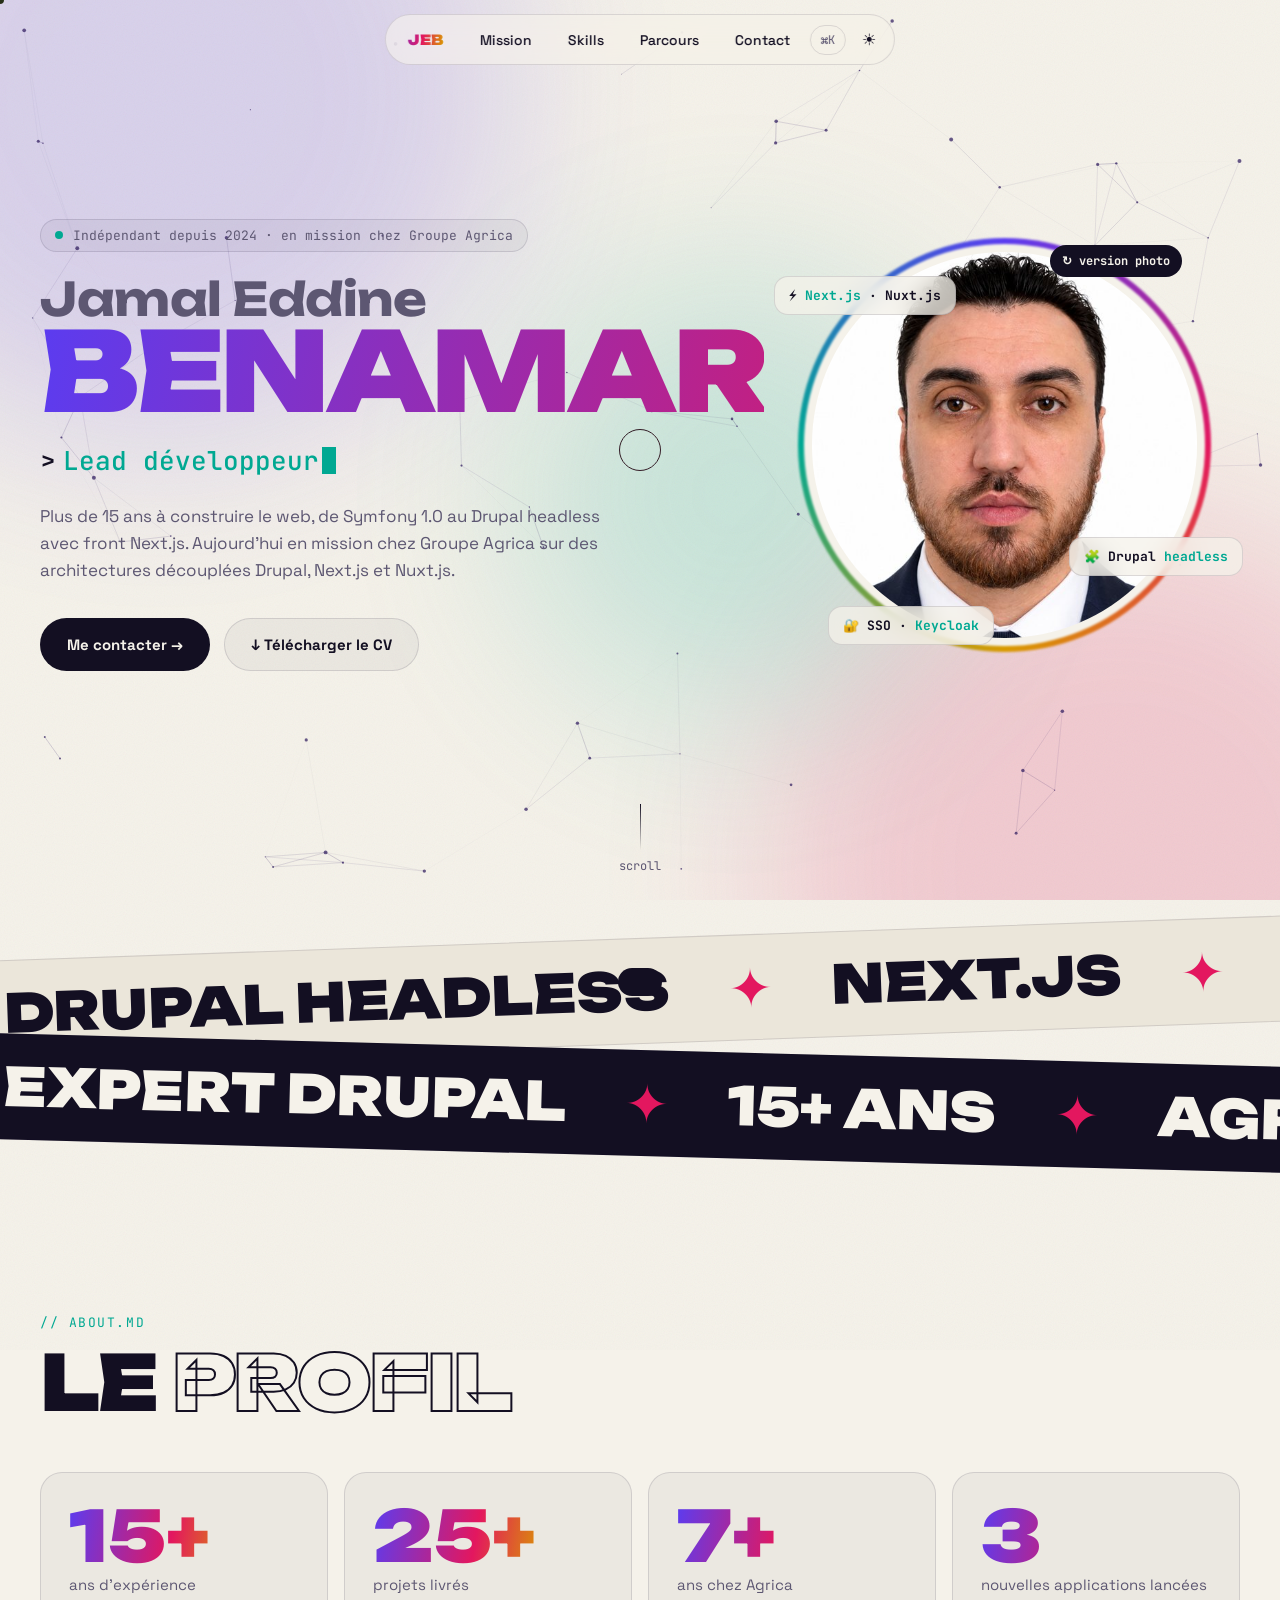
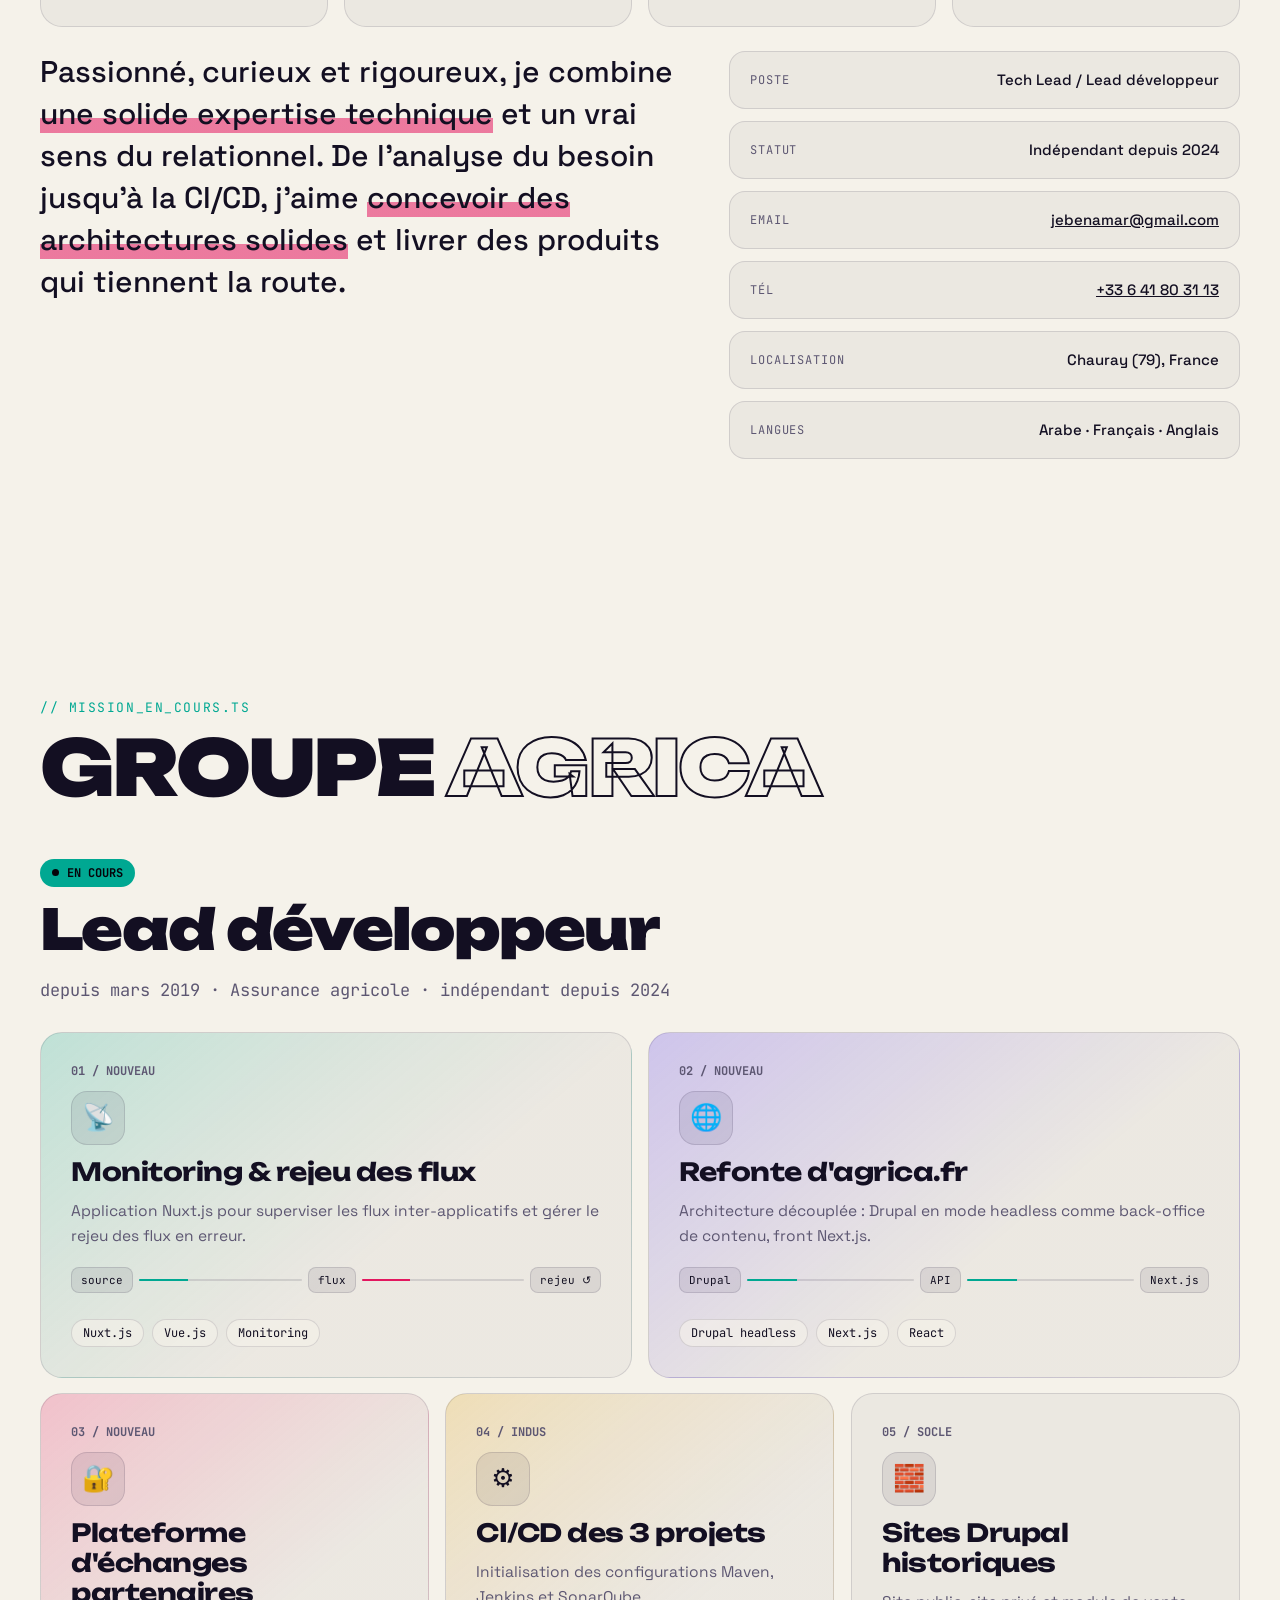
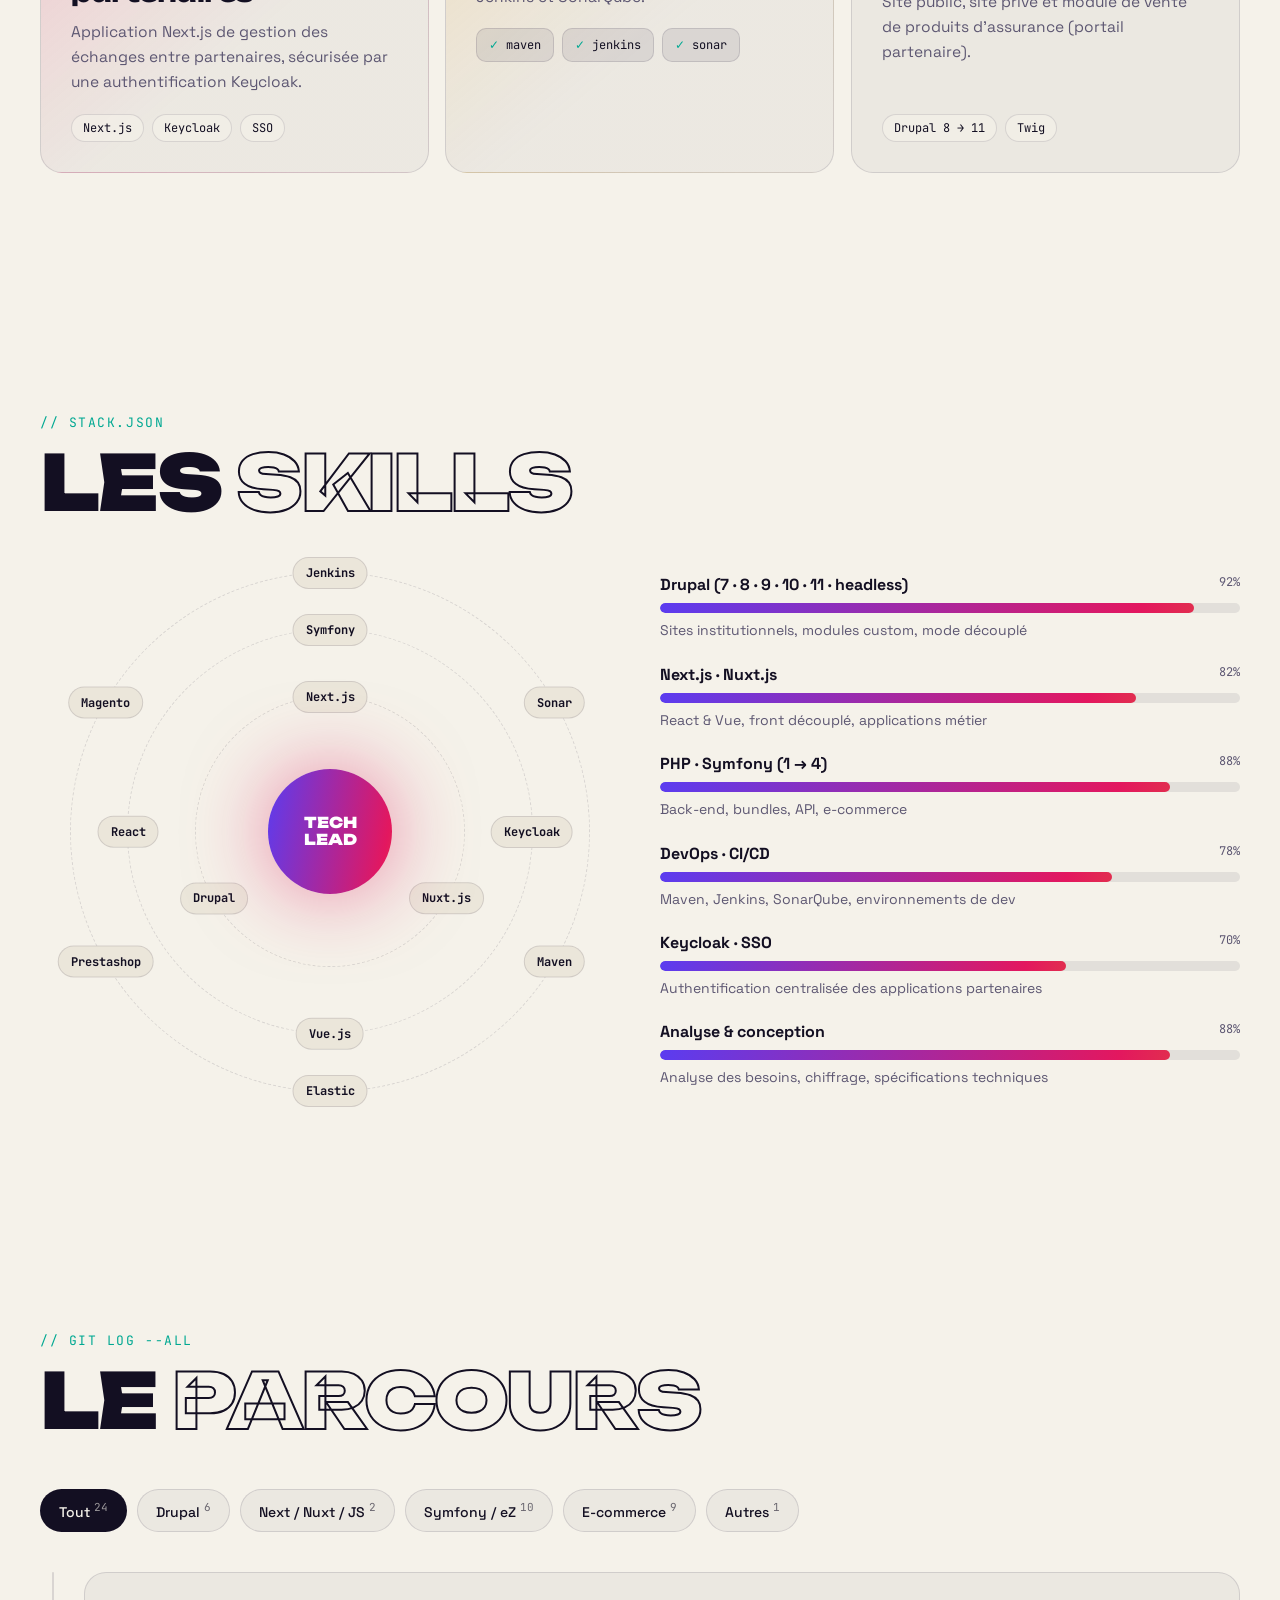
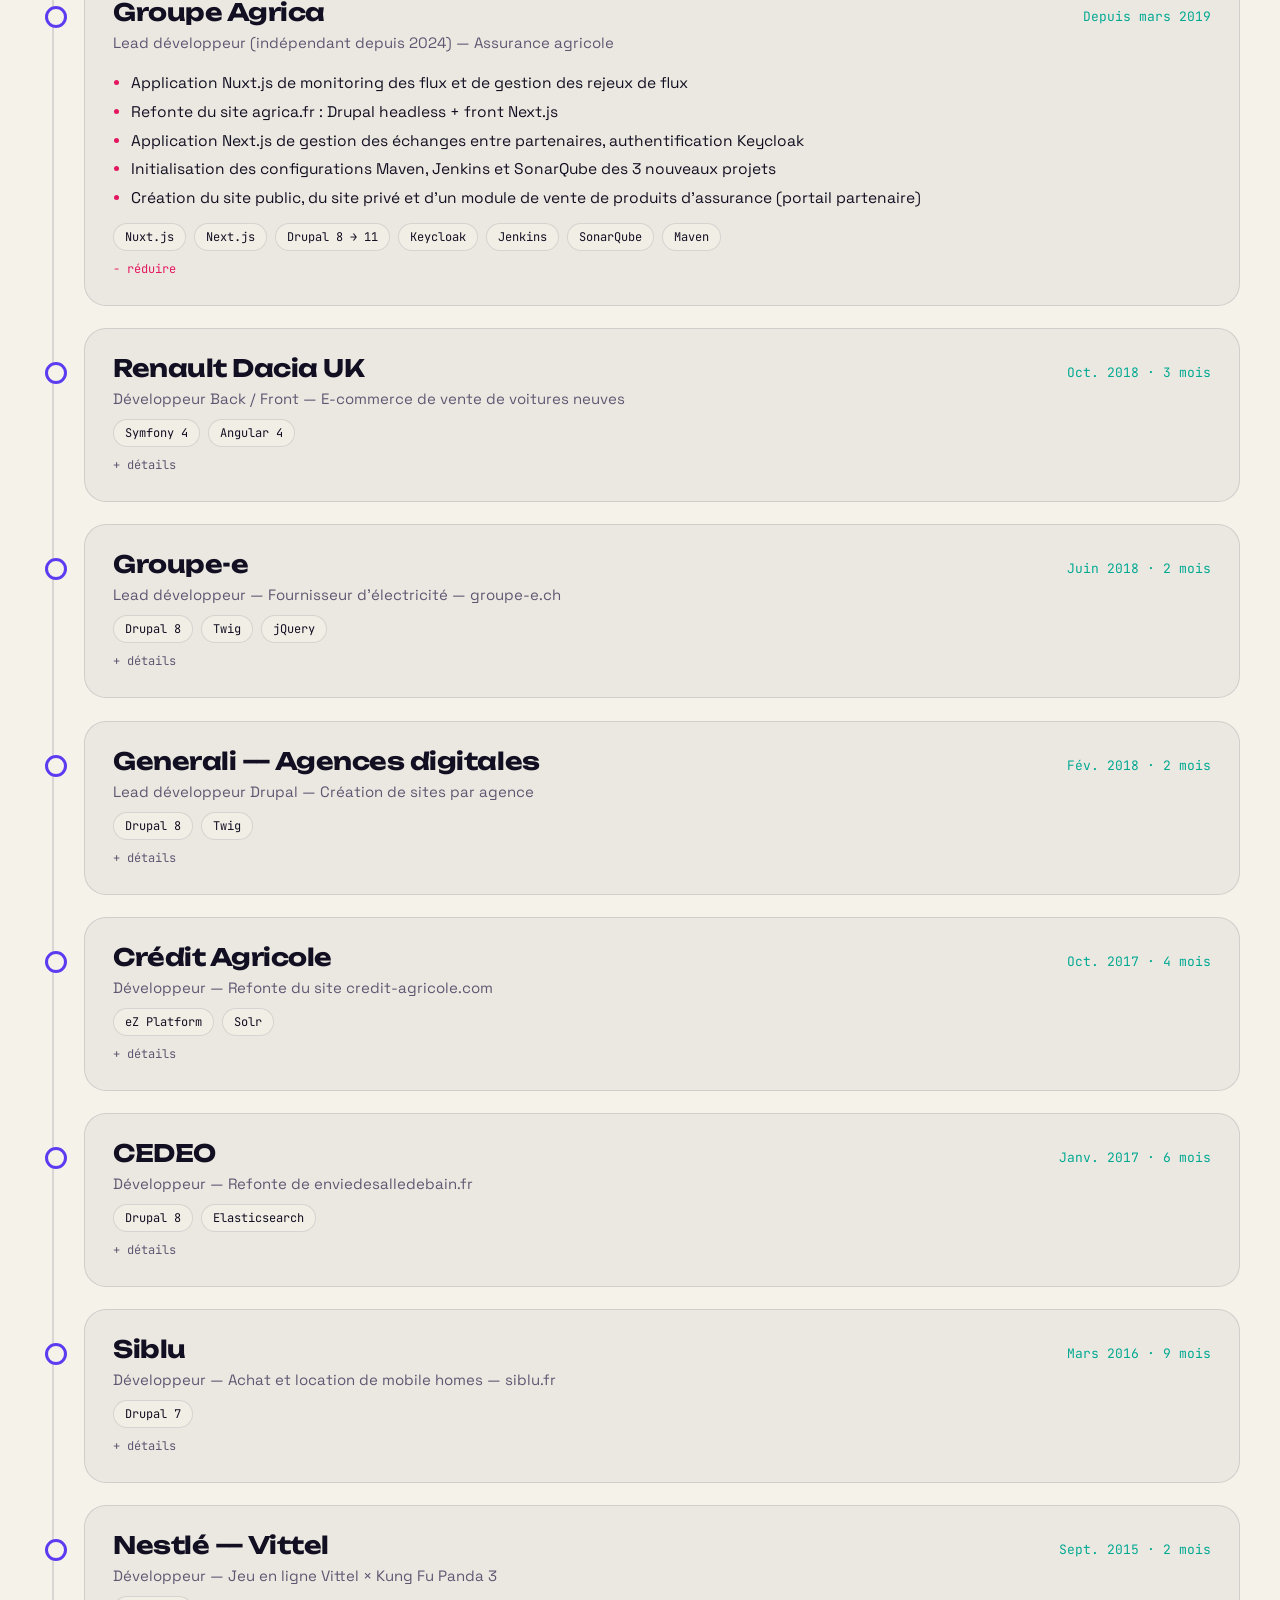
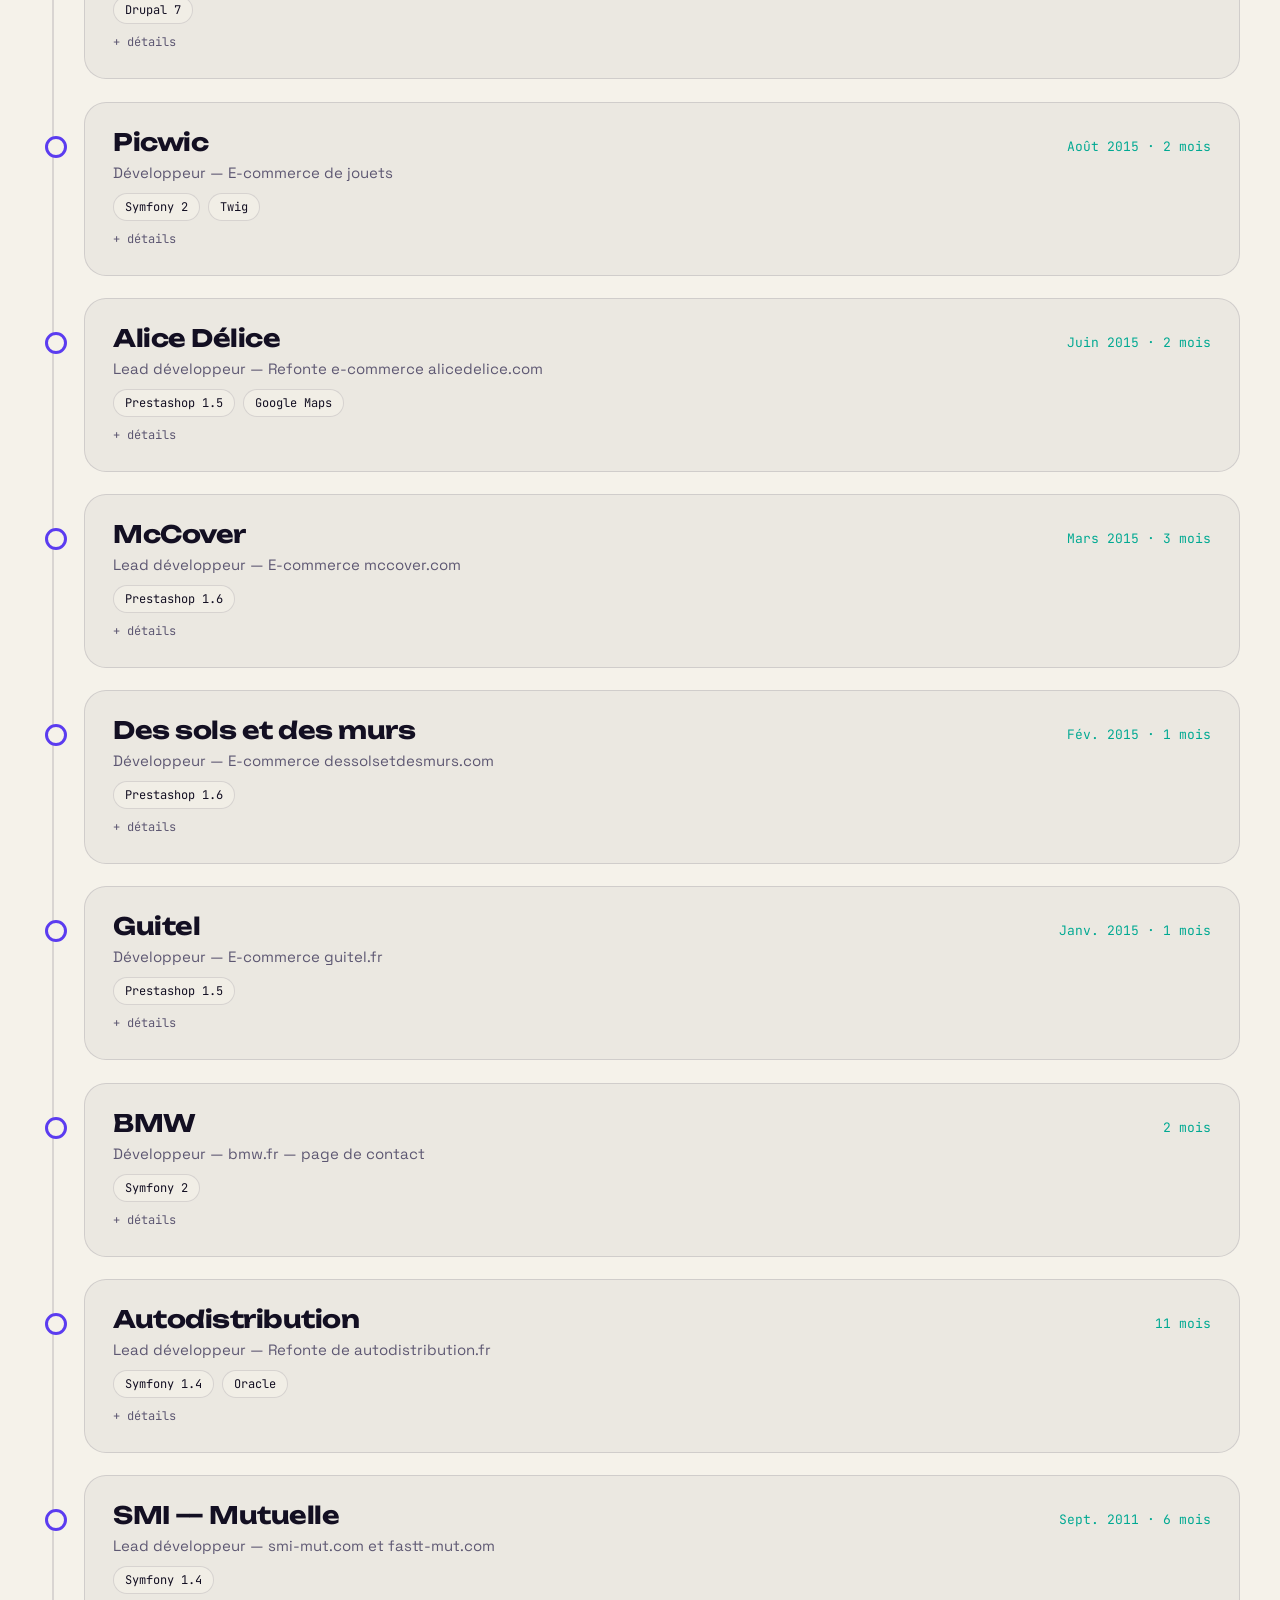
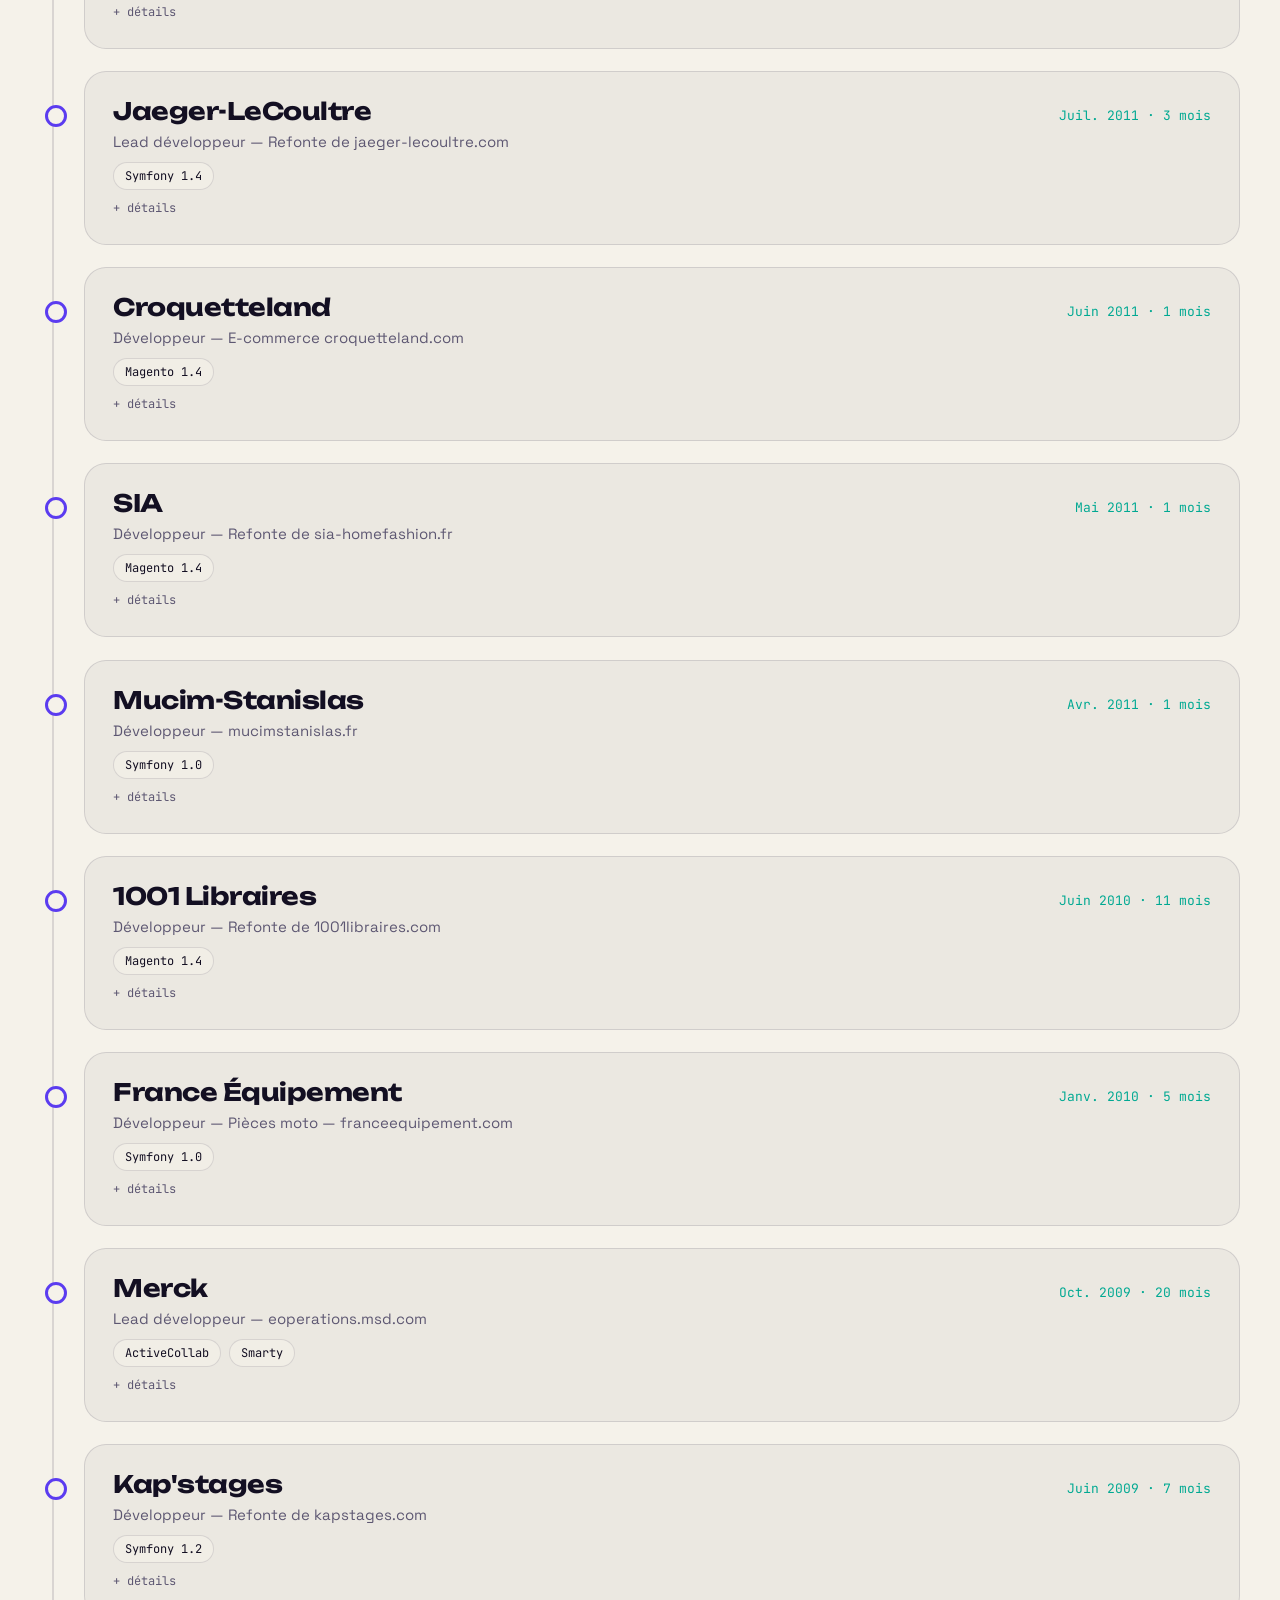
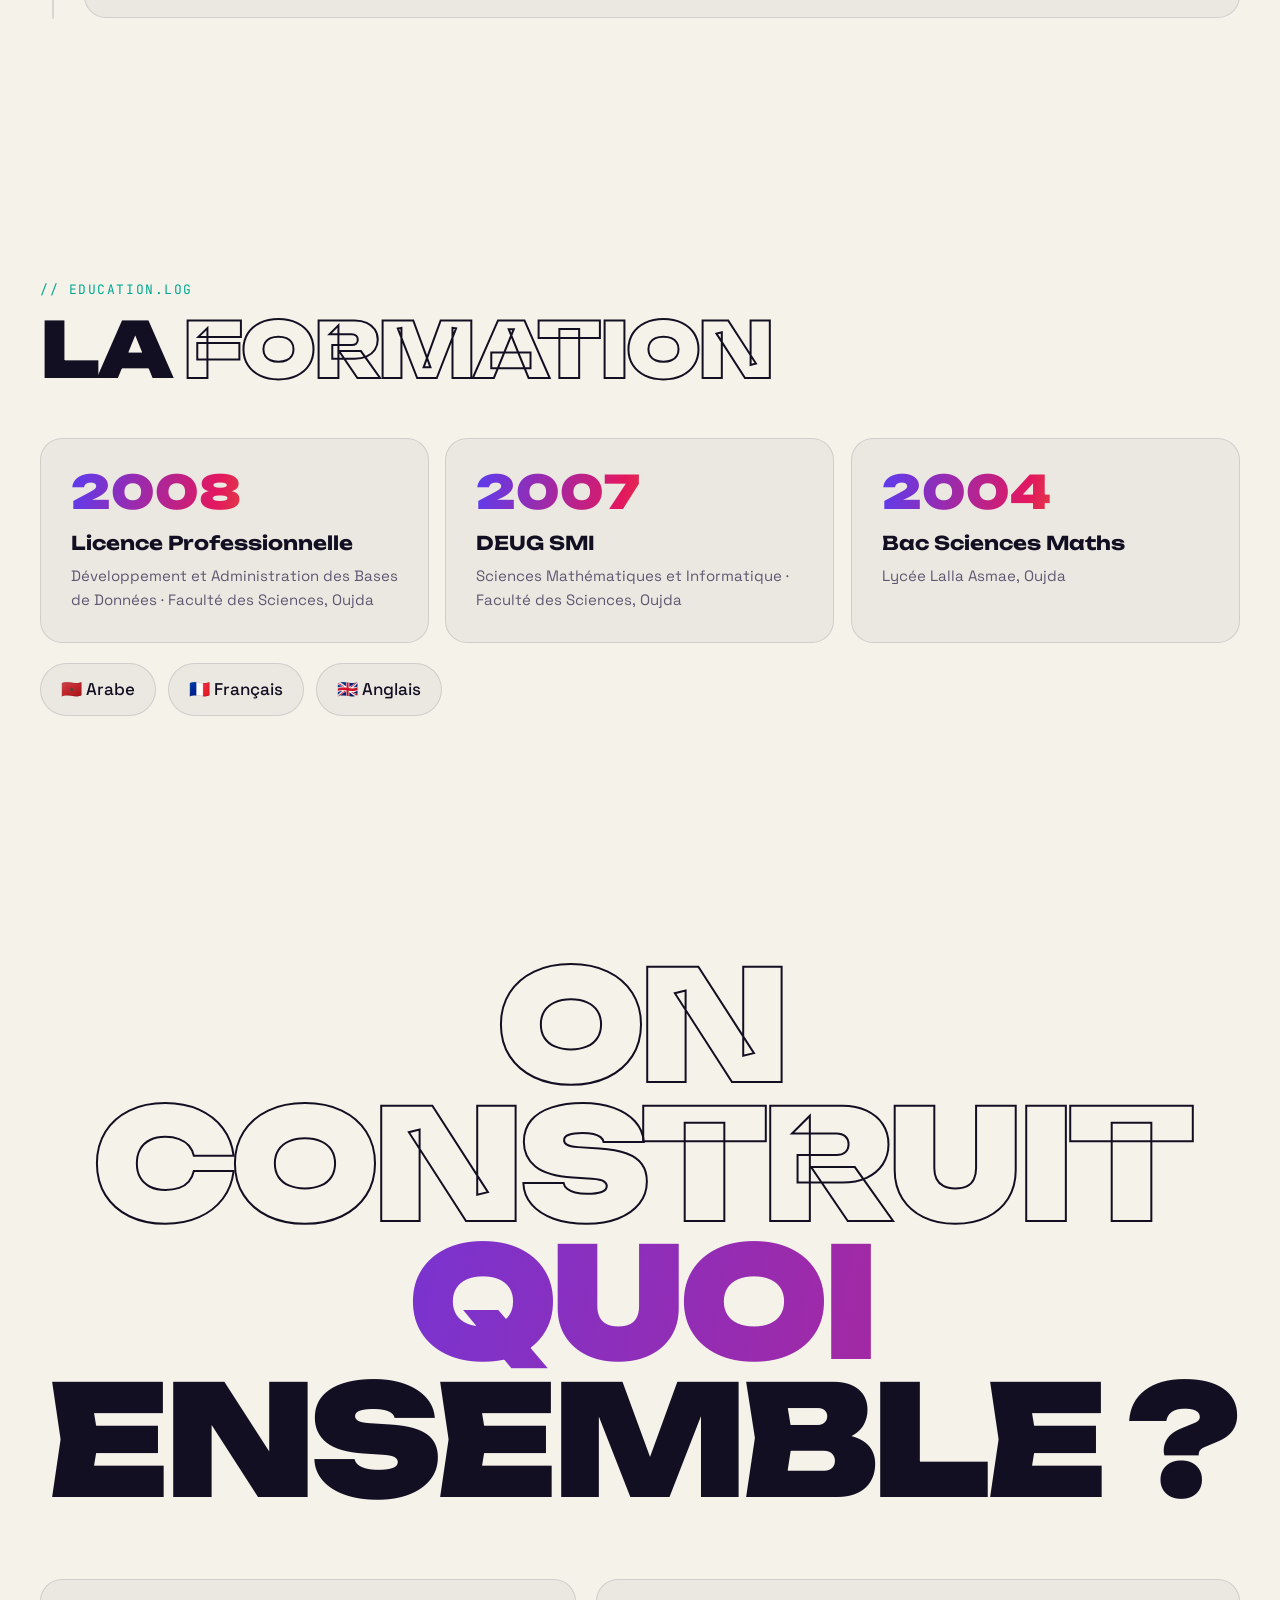
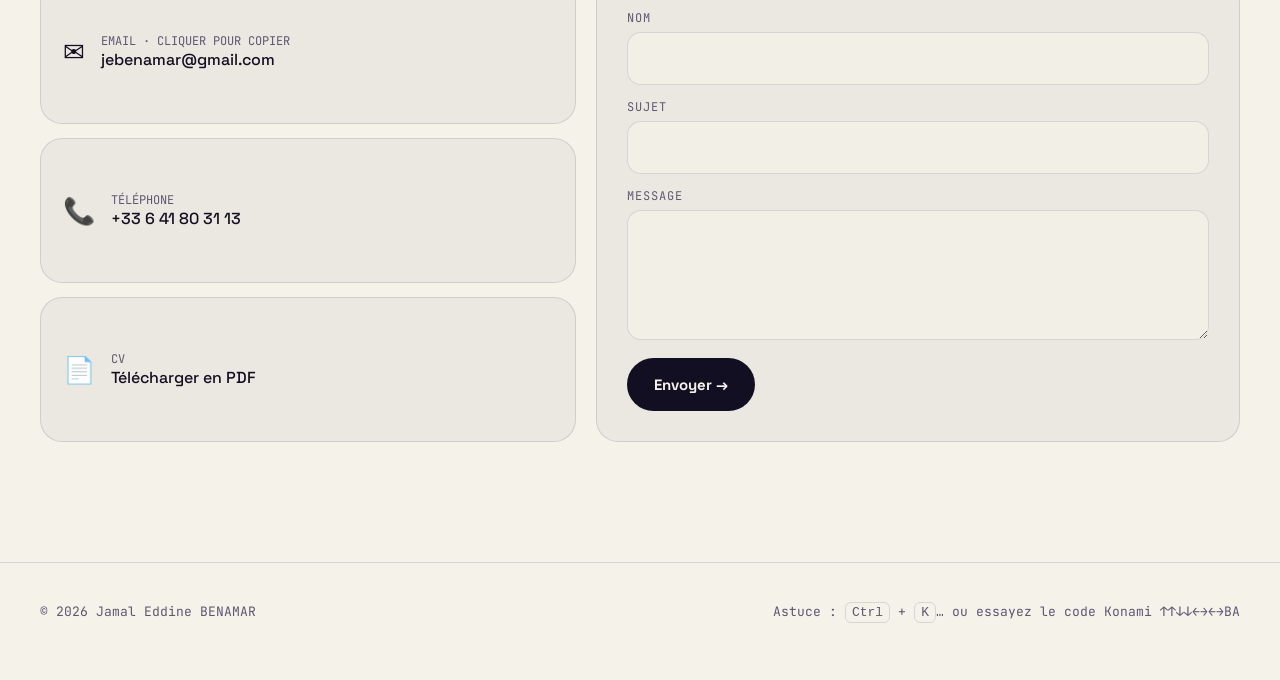
<file: index.html>
<!DOCTYPE html>
<html lang="fr" data-theme="dark">
<head>
<meta charset="UTF-8">
<meta name="viewport" content="width=device-width, initial-scale=1">
<title>Jamal Eddine Benamar</title>
<meta name="description" content="Jamal Eddine BENAMAR — Tech Lead Drupal · Next.js · Nuxt.js. Plus de 15 ans d'expérience en développement web, en mission chez Groupe Agrica.">
<meta property="og:title" content="Jamal Eddine BENAMAR — Tech Lead">
<meta property="og:description" content="Drupal headless · Next.js · Nuxt.js · Symfony · Keycloak · CI Jenkins/Sonar">
<meta property="og:image" content="images/portrait-photo.jpg">
<meta name="theme-color" content="#07060d">
<link rel="icon" href="favicon.ico">
<link rel="preconnect" href="https://fonts.googleapis.com">
<link rel="preconnect" href="https://fonts.gstatic.com" crossorigin>
<link href="https://fonts.googleapis.com/css2?family=Unbounded:wght@400;700;900&family=Space+Grotesk:wght@400;500;700&family=JetBrains+Mono:wght@400;700&display=swap" rel="stylesheet">
<link rel="stylesheet" href="css/style.css">
</head>
<body>

<div id="boot" aria-hidden="true"><small>appuyez sur une touche pour passer</small></div>
<canvas id="stars"></canvas>
<div class="blobs"><i></i><i></i><i></i></div>
<div class="grain"></div>
<div class="cur"></div><div class="cur-ring"></div>
<div id="progress"></div>
<canvas id="confetti"></canvas>

<nav class="top" aria-label="Navigation principale">
  <a href="#top" class="logo">JEB</a>
  <a href="#mission" class="hide-m">Mission</a>
  <a href="#skills">Skills</a>
  <a href="#experience">Parcours</a>
  <a href="#contact">Contact</a>
  <button class="kbd hide-m" id="openPalette" aria-label="Ouvrir la palette de commandes">⌘K</button>
  <button class="theme" id="themeBtn" aria-label="Changer de thème">☾</button>
</nav>

<main id="top">

<!-- ================= HERO ================= -->
<section class="hero">
  <div class="wrap hero-grid">
    <div>
      <span class="tag"><span class="dot"></span>Indépendant depuis 2024 · en mission chez Groupe Agrica</span>
      <h1 class="name"><span class="l1">Jamal Eddine</span><span class="l2" data-text="Benamar">Benamar</span></h1>
      <p class="role">&gt; <span class="typed" id="typed"></span><span class="caret"></span></p>
      <p class="lead">Plus de 15 ans à construire le web, de Symfony 1.0 au Drupal headless avec front Next.js. Aujourd'hui en mission chez Groupe Agrica sur des architectures découplées Drupal, Next.js et Nuxt.js.</p>
      <div class="cta">
        <a class="btn primary magnetic" href="#contact"><span>Me contacter →</span></a>
        <a class="btn magnetic" href="CV-Jbenamar.pdf" download><span>↓ Télécharger le CV</span></a>
      </div>
    </div>
    <div class="photo" id="photoFlip" role="button" tabindex="0" aria-pressed="false" aria-label="Basculer entre le portrait illustré et la photo">
      <div class="ring"></div>
      <span class="faces">
        <img class="f-photo" src="images/portrait-photo.jpg" alt="Photo de Jamal Eddine Benamar" width="560" height="720">
        <img class="f-illu" src="images/portrait-illustration.jpg" alt="Portrait illustré de Jamal Eddine Benamar" width="720" height="720" loading="lazy">
      </span>
      <span class="flip-hint">↻ <span>version photo</span></span>
      <span class="badge b1">⚡ <b>Next.js</b> · Nuxt.js</span>
      <span class="badge b2">🧩 Drupal <b>headless</b></span>
      <span class="badge b3">🔐 SSO · <b>Keycloak</b></span>
    </div>
  </div>
  <div class="scroll-hint"><i></i>scroll</div>
</section>

<div class="marquee" aria-hidden="true"><div class="track" id="mq1"></div></div>
<div class="marquee alt" aria-hidden="true"><div class="track" id="mq2"></div></div>

<!-- ================= ABOUT ================= -->
<section id="about">
  <div class="wrap">
    <div class="kicker reveal">about.md</div>
    <h2 class="reveal">Le <em>profil</em></h2>
    <div class="stats reveal">
      <div class="stat"><b data-count="15" data-suffix="+">0</b><span>ans d'expérience</span></div>
      <div class="stat"><b data-count="25" data-suffix="+">0</b><span>projets livrés</span></div>
      <div class="stat"><b data-count="7" data-suffix="+">0</b><span>ans chez Agrica</span></div>
      <div class="stat"><b data-count="3">0</b><span>nouvelles applications lancées</span></div>
    </div>
    <div class="about-grid">
      <p class="about-text reveal">Passionné, curieux et rigoureux, je combine <mark>une solide expertise technique</mark> et un vrai sens du relationnel. De l'analyse du besoin jusqu'à la CI/CD, j'aime <mark>concevoir des architectures solides</mark> et livrer des produits qui tiennent la route.</p>
      <dl class="info reveal">
        <div><dt>Poste</dt><dd>Tech Lead / Lead développeur</dd></div>
        <div><dt>Statut</dt><dd>Indépendant depuis 2024</dd></div>
        <div><dt>Email</dt><dd><a href="mailto:jebenamar@gmail.com">jebenamar@gmail.com</a></dd></div>
        <div><dt>Tél</dt><dd><a href="tel:+33641803113">+33 6 41 80 31 13</a></dd></div>
        <div><dt>Localisation</dt><dd>Chauray (79), France</dd></div>
        <div><dt>Langues</dt><dd>Arabe · Français · Anglais</dd></div>
      </dl>
    </div>
  </div>
</section>

<!-- ================= MISSION AGRICA ================= -->
<section id="mission">
  <div class="wrap">
    <div class="kicker reveal">mission_en_cours.ts</div>
    <h2 class="reveal">Groupe <em>Agrica</em></h2>
    <div class="mission-head reveal">
      <div>
        <span class="live">En cours</span>
        <h3 style="margin-top:14px">Lead développeur</h3>
      </div>
      <p class="mono">depuis mars 2019 · Assurance agricole · indépendant depuis 2024</p>
    </div>

    <div class="bento">
      <article class="tilt w3 c-nuxt reveal">
        <span class="num">01 / NOUVEAU</span>
        <div class="ico">📡</div>
        <h4>Monitoring &amp; rejeu des flux</h4>
        <p>Application Nuxt.js pour superviser les flux inter-applicatifs et gérer le rejeu des flux en erreur.</p>
        <div class="flow"><b>source</b><span class="pipe"></span><b>flux</b><span class="pipe err"></span><b>rejeu ↺</b></div>
        <div class="chips"><span class="chip">Nuxt.js</span><span class="chip">Vue.js</span><span class="chip">Monitoring</span></div>
      </article>
      <article class="tilt w3 c-next reveal">
        <span class="num">02 / NOUVEAU</span>
        <div class="ico">🌐</div>
        <h4>Refonte d'agrica.fr</h4>
        <p>Architecture découplée : Drupal en mode headless comme back-office de contenu, front Next.js.</p>
        <div class="flow"><b>Drupal</b><span class="pipe"></span><b>API</b><span class="pipe"></span><b>Next.js</b></div>
        <div class="chips"><span class="chip">Drupal headless</span><span class="chip">Next.js</span><span class="chip">React</span></div>
      </article>
      <article class="tilt c-kc reveal">
        <span class="num">03 / NOUVEAU</span>
        <div class="ico">🔐</div>
        <h4>Plateforme d'échanges partenaires</h4>
        <p>Application Next.js de gestion des échanges entre partenaires, sécurisée par une authentification Keycloak.</p>
        <div class="chips"><span class="chip">Next.js</span><span class="chip">Keycloak</span><span class="chip">SSO</span></div>
      </article>
      <article class="tilt c-ci reveal">
        <span class="num">04 / INDUS</span>
        <div class="ico">⚙️</div>
        <h4>CI/CD des 3 projets</h4>
        <p>Initialisation des configurations Maven, Jenkins et SonarQube.</p>
        <div class="pipeline"><span>maven</span><span>jenkins</span><span>sonar</span></div>
      </article>
      <article class="tilt reveal">
        <span class="num">05 / SOCLE</span>
        <div class="ico">🧱</div>
        <h4>Sites Drupal historiques</h4>
        <p>Site public, site privé et module de vente de produits d'assurance (portail partenaire).</p>
        <div class="chips"><span class="chip">Drupal 8 → 11</span><span class="chip">Twig</span></div>
      </article>
    </div>
  </div>
</section>

<!-- ================= SKILLS ================= -->
<section id="skills">
  <div class="wrap">
    <div class="kicker reveal">stack.json</div>
    <h2 class="reveal">Les <em>skills</em></h2>
    <div class="skills-grid">
      <div class="orbit reveal" aria-hidden="true">
        <div class="ringo r3" id="r3"></div>
        <div class="ringo r2" id="r2"></div>
        <div class="ringo r1" id="r1"></div>
        <div class="core">TECH<br>LEAD</div>
      </div>
      <div class="skill-list" id="skillList"></div>
    </div>
  </div>
</section>

<!-- ================= EXPERIENCE ================= -->
<section id="experience">
  <div class="wrap">
    <div class="kicker reveal">git log --all</div>
    <h2 class="reveal">Le <em>parcours</em></h2>
    <div class="filters reveal" id="filters" role="group" aria-label="Filtrer par techno"></div>
    <div class="timeline" id="timeline"><div class="rail"><i id="railFill"></i></div></div>
  </div>
</section>

<!-- ================= EDUCATION ================= -->
<section id="formation">
  <div class="wrap">
    <div class="kicker reveal">education.log</div>
    <h2 class="reveal">La <em>formation</em></h2>
    <div class="edu">
      <div class="tilt reveal"><b>2008</b><h4>Licence Professionnelle</h4><p>Développement et Administration des Bases de Données · Faculté des Sciences, Oujda</p></div>
      <div class="tilt reveal"><b>2007</b><h4>DEUG SMI</h4><p>Sciences Mathématiques et Informatique · Faculté des Sciences, Oujda</p></div>
      <div class="tilt reveal"><b>2004</b><h4>Bac Sciences Maths</h4><p>Lycée Lalla Asmae, Oujda</p></div>
    </div>
    <div class="langs reveal"><span>🇲🇦 Arabe</span><span>🇫🇷 Français</span><span>🇬🇧 Anglais</span></div>
  </div>
</section>

<!-- ================= CONTACT ================= -->
<section id="contact" class="contact">
  <div class="wrap">
    <div class="big reveal"><span class="o">On construit</span><span class="g">quoi</span><span>ensemble&nbsp;?</span></div>
    <div class="contact-grid">
      <div class="contact-cards reveal">
        <button type="button" id="copyMail"><span class="i">✉️</span><span><small>Email · cliquer pour copier</small>jebenamar@gmail.com</span></button>
        <a href="tel:+33641803113"><span class="i">📞</span><span><small>Téléphone</small>+33 6 41 80 31 13</span></a>
        <a href="CV-Jbenamar.pdf" download><span class="i">📄</span><span><small>CV</small>Télécharger en PDF</span></a>
      </div>
      <form class="tilt reveal" id="contactForm">
        <label>Nom<input name="name" required autocomplete="name"></label>
        <label>Sujet<input name="subject" required></label>
        <label>Message<textarea name="message" required></textarea></label>
        <button class="btn primary magnetic" type="submit" style="justify-self:start"><span>Envoyer →</span></button>
      </form>
    </div>
  </div>
</section>

</main>

<footer>
  <div class="wrap">
    <span>© <span id="year"></span> Jamal Eddine BENAMAR</span>
    <span>Astuce : <kbd>Ctrl</kbd> + <kbd>K</kbd>… ou essayez le code Konami ↑↑↓↓←→←→BA</span>
  </div>
</footer>

<div id="palette" role="dialog" aria-modal="true" aria-label="Palette de commandes">
  <div class="box">
    <input id="palInput" placeholder="Tapez une commande…" autocomplete="off">
    <ul id="palList"></ul>
  </div>
</div>
<div class="toast" id="toast" role="status"></div>

<script src="js/main.js" defer></script>
</body>
</html>
</file>
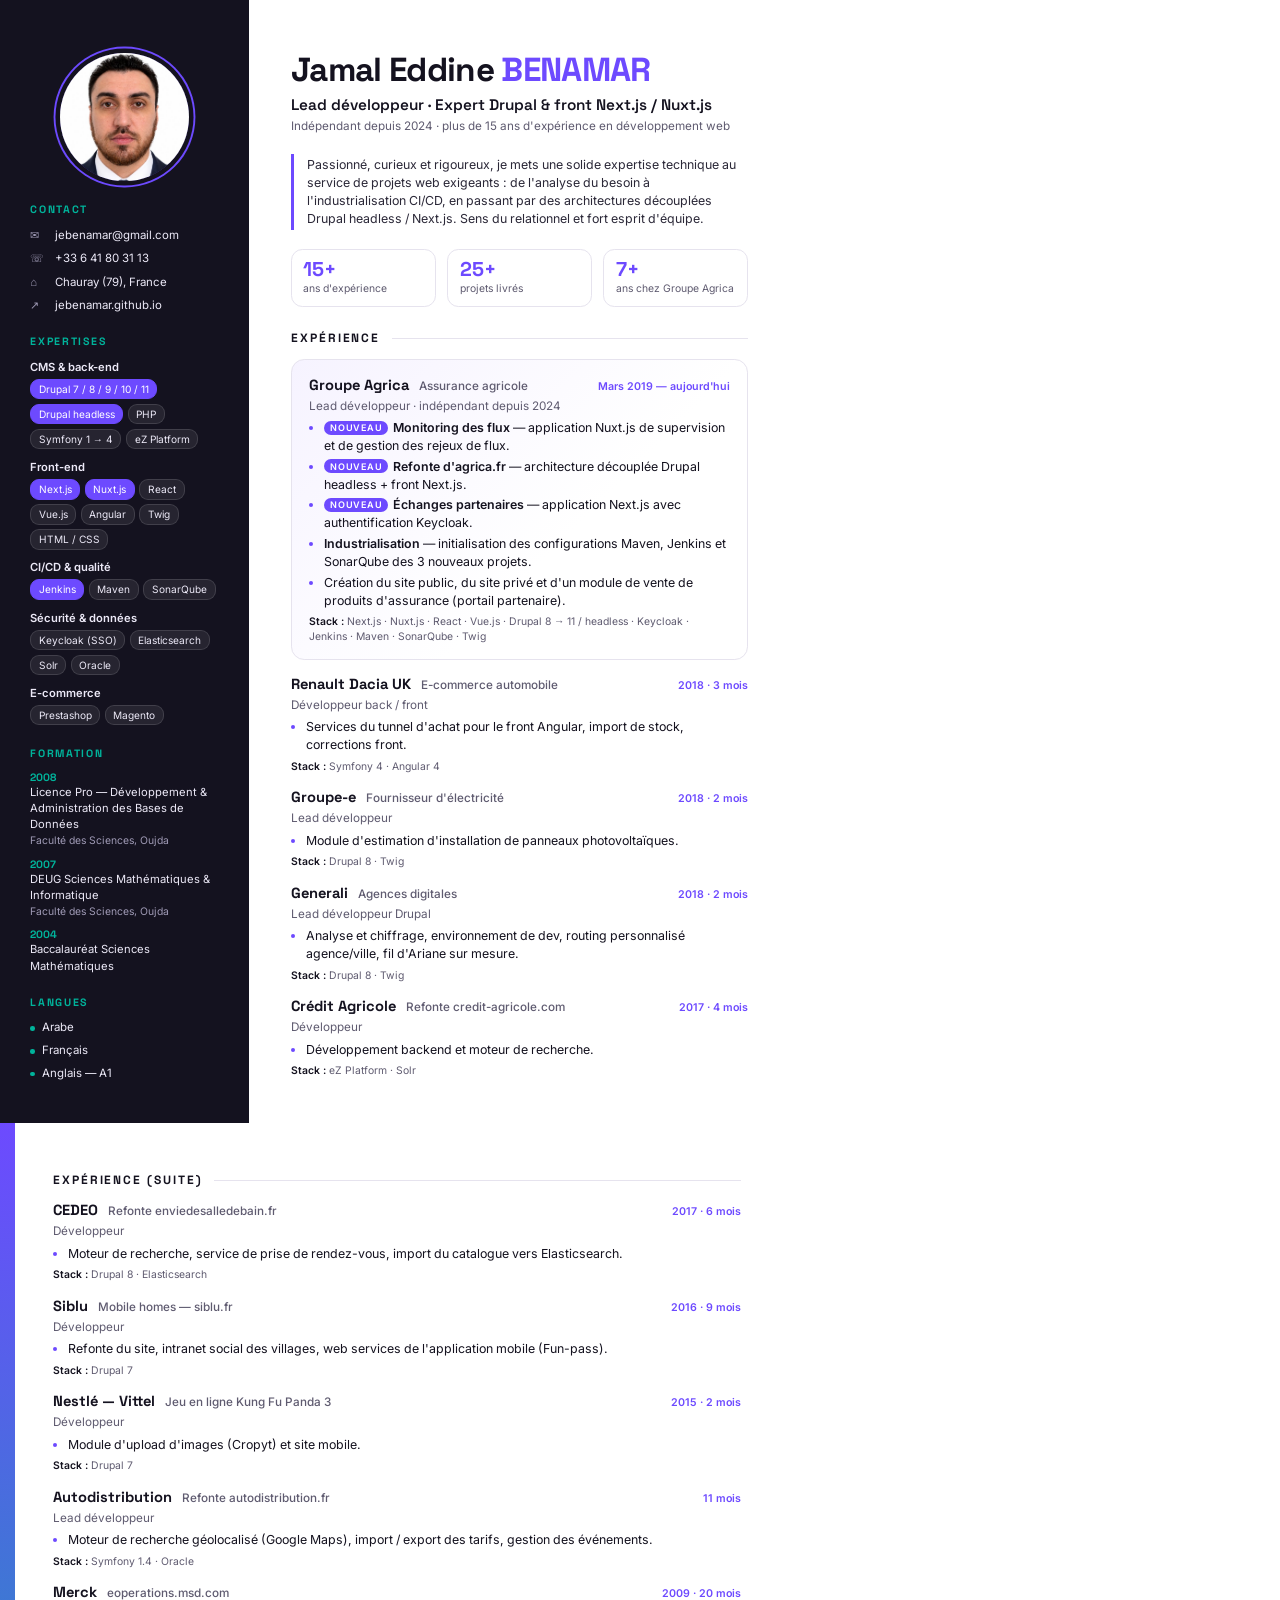
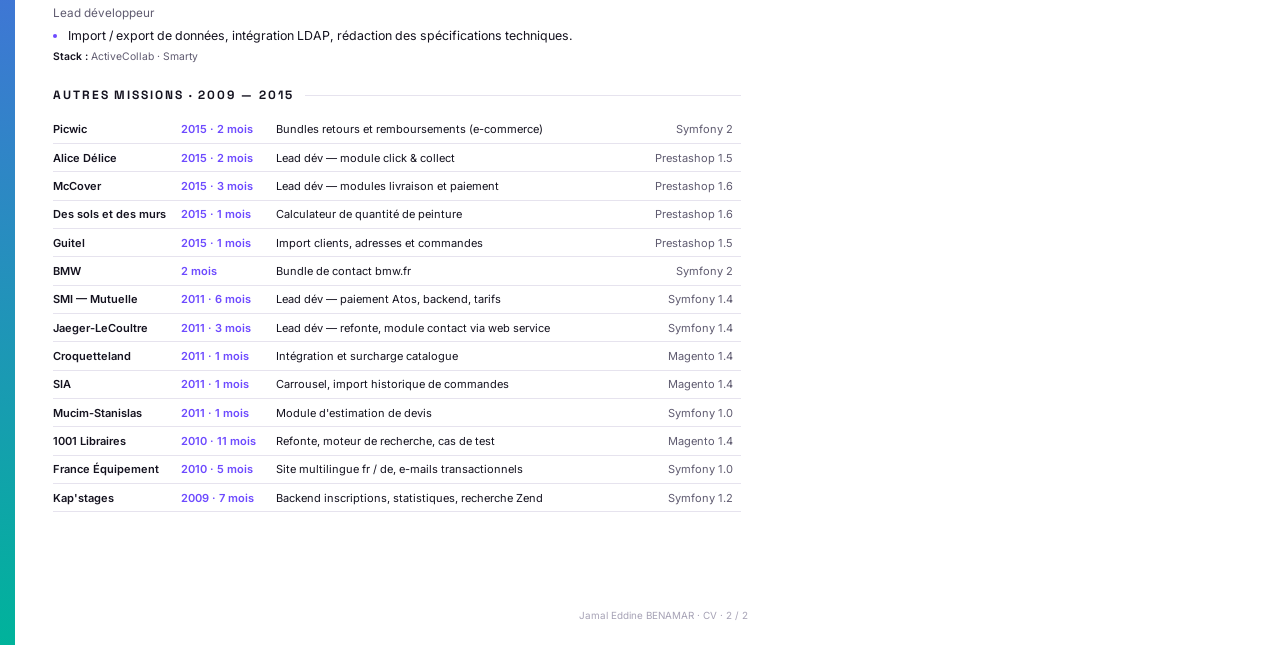
<file: cv-source/cv.html>
<!DOCTYPE html>
<html lang="fr">
<head>
<meta charset="UTF-8">
<title>CV — Jamal Eddine BENAMAR</title>
<style>
@font-face{font-family:"Inter";font-weight:400 600;src:url(fonts/Inter.woff2) format("woff2")}
@font-face{font-family:"Space Grotesk";font-weight:500 700;src:url(fonts/SpaceGrotesk.woff2) format("woff2")}
@page{size:A4;margin:0}
:root{--ink:#14121f;--muted:#5f5b70;--line:#e6e3ee;--side:#14121f;--side-fg:#ece9f7;--side-muted:#9f9ab5;--accent:#6d4aff;--accent2:#00b39b}
*{box-sizing:border-box;margin:0;padding:0}
html,body{background:#fff}
body{font:400 9.3pt/1.45 "Inter","Segoe UI",sans-serif;color:var(--ink);-webkit-print-color-adjust:exact;print-color-adjust:exact}
.page{width:210mm;height:297mm;overflow:hidden;position:relative;display:grid;page-break-after:always;break-after:page}
.page:last-child{page-break-after:auto;break-after:auto}
.p1{grid-template-columns:66mm 1fr}
.p2{grid-template-columns:1fr}
h1,h2,h3,.disp{font-family:"Space Grotesk","Segoe UI",sans-serif}

/* sidebar */
aside{background:var(--side);color:var(--side-fg);padding:14mm 8mm 10mm}
.photo{width:34mm;height:34mm;border-radius:50%;margin:0 auto 5mm;background:url(../images/portrait-photo.jpg) 50% 18%/cover;box-shadow:0 0 0 1.2mm var(--side),0 0 0 1.7mm var(--accent)}
aside h2{font-size:8pt;letter-spacing:.16em;text-transform:uppercase;color:var(--accent2);margin:5.5mm 0 2.4mm;font-weight:700}
aside ul{list-style:none}
.contact li{display:flex;gap:2.5mm;margin-bottom:1.8mm;font-size:8.6pt;word-break:break-word}
.contact b{color:var(--side-muted);font-weight:500;min-width:4mm}
.skills li{margin-bottom:2.6mm}
.skills strong{display:block;font-size:8.4pt;font-weight:600;margin-bottom:1mm}
.tags{display:flex;flex-wrap:wrap;gap:1.2mm}
.tags span{font-size:7.6pt;padding:.5mm 2mm;border-radius:9px;background:rgba(255,255,255,.08);border:.2mm solid rgba(255,255,255,.12)}
.tags span.hi{background:var(--accent);border-color:var(--accent);color:#fff}
.plain li{font-size:8.6pt;margin-bottom:1.6mm;padding-left:3mm;position:relative}
.plain li::before{content:"";position:absolute;left:0;top:1.9mm;width:1.2mm;height:1.2mm;border-radius:50%;background:var(--accent2)}
.edu li{margin-bottom:2.4mm;font-size:8.4pt}
.edu .y{display:block;font:700 8pt "Space Grotesk";color:var(--accent2)}
.edu small{color:var(--side-muted);font-size:7.8pt}

/* main */
main{padding:14mm 12mm 10mm 11mm}
.p2 main{padding:13mm 14mm 10mm}
header h1{font-size:25pt;line-height:1;letter-spacing:-.02em;font-weight:700}
header h1 span{color:var(--accent)}
header .title{font:600 11.5pt "Space Grotesk";margin-top:2.4mm;color:var(--ink)}
header .sub{font-size:8.8pt;color:var(--muted);margin-top:1mm}
.profile{margin:5mm 0 1mm;font-size:9.3pt;color:#2b2838;border-left:.9mm solid var(--accent);padding:.6mm 0 .6mm 3.5mm}
.kpis{display:grid;grid-template-columns:repeat(3,1fr);gap:3mm;margin:5mm 0 1mm}
.kpis div{border:.25mm solid var(--line);border-radius:3mm;padding:2.4mm 3mm}
.kpis b{display:block;font:700 15pt/1 "Space Grotesk";color:var(--accent)}
.kpis span{font-size:7.8pt;color:var(--muted)}
main h2{display:flex;align-items:center;gap:3mm;font-size:9pt;letter-spacing:.16em;text-transform:uppercase;margin:6mm 0 3mm;color:var(--ink)}
main h2::after{content:"";flex:1;height:.25mm;background:var(--line)}
.job{margin-bottom:3.6mm;break-inside:avoid}
.job .head{display:flex;justify-content:space-between;align-items:baseline;gap:4mm}
.job h3{font-size:11pt;font-weight:700}
.job h3 small{font:500 8.8pt "Inter";color:var(--muted);margin-left:1.5mm}
.job time{font-size:8pt;color:var(--accent);font-weight:600;white-space:nowrap}
.job .role{font-size:8.8pt;color:var(--muted);margin:.4mm 0 1.2mm}
.job ul{padding-left:4mm}
.job li{margin-bottom:.7mm}
.job li::marker{color:var(--accent)}
.job li b{font-weight:600}
.stack{font-size:7.8pt;color:var(--muted);margin-top:1.2mm}
.stack b{color:var(--ink);font-weight:600}
.feature{border:.3mm solid var(--line);border-radius:3.5mm;padding:4mm 4.5mm;background:linear-gradient(135deg,#f6f3ff,#fff 60%)}
.feature .new{display:inline-block;font:700 6.8pt "Inter";letter-spacing:.08em;color:#fff;background:var(--accent);padding:.4mm 1.6mm;border-radius:2mm;margin-right:1.2mm;vertical-align:1px}
.compact .job{margin-bottom:2.6mm}
.compact .job ul{display:none}
.compact .job .role{margin-bottom:.3mm}
table.older{width:100%;border-collapse:collapse;font-size:8.3pt}
.older td{padding:1.5mm 2mm 1.5mm 0;border-bottom:.2mm solid var(--line);vertical-align:top}
.older td:first-child{font-weight:600;width:34mm}
.older td:nth-child(2){color:var(--accent);font-weight:600;width:25mm;white-space:nowrap}
.older td:last-child{color:var(--muted);width:33mm;text-align:right}
.p2 .band{position:absolute;left:0;top:0;bottom:0;width:4mm;background:linear-gradient(var(--accent),var(--accent2))}
footer{position:absolute;bottom:6mm;right:12mm;font-size:7.4pt;color:#a6a2b5}
</style>
</head>
<body>

<!-- ================= PAGE 1 ================= -->
<section class="page p1">
  <aside>
    <div class="photo" role="img" aria-label="Photo de Jamal Eddine Benamar"></div>

    <h2>Contact</h2>
    <ul class="contact">
      <li><b>✉</b>jebenamar@gmail.com</li>
      <li><b>☏</b>+33 6 41 80 31 13</li>
      <li><b>⌂</b>Chauray (79), France</li>
      <li><b>↗</b>jebenamar.github.io</li>
    </ul>

    <h2>Expertises</h2>
    <ul class="skills">
      <li><strong>CMS &amp; back-end</strong><div class="tags"><span class="hi">Drupal 7 / 8 / 9 / 10 / 11</span><span class="hi">Drupal headless</span><span>PHP</span><span>Symfony 1 → 4</span><span>eZ Platform</span></div></li>
      <li><strong>Front-end</strong><div class="tags"><span class="hi">Next.js</span><span class="hi">Nuxt.js</span><span>React</span><span>Vue.js</span><span>Angular</span><span>Twig</span><span>HTML / CSS</span></div></li>
      <li><strong>CI/CD &amp; qualité</strong><div class="tags"><span class="hi">Jenkins</span><span>Maven</span><span>SonarQube</span></div></li>
      <li><strong>Sécurité &amp; données</strong><div class="tags"><span>Keycloak (SSO)</span><span>Elasticsearch</span><span>Solr</span><span>Oracle</span></div></li>
      <li><strong>E-commerce</strong><div class="tags"><span>Prestashop</span><span>Magento</span></div></li>
    </ul>


    <h2>Formation</h2>
    <ul class="edu">
      <li><span class="y">2008</span>Licence Pro — Développement &amp; Administration des Bases de Données<br><small>Faculté des Sciences, Oujda</small></li>
      <li><span class="y">2007</span>DEUG Sciences Mathématiques &amp; Informatique<br><small>Faculté des Sciences, Oujda</small></li>
      <li><span class="y">2004</span>Baccalauréat Sciences Mathématiques</li>
    </ul>

    <h2>Langues</h2>
    <ul class="plain">
      <li>Arabe</li>
      <li>Français</li>
      <li>Anglais — A1</li>
    </ul>
  </aside>

  <main>
    <header>
      <h1>Jamal Eddine <span>BENAMAR</span></h1>
      <div class="title">Lead développeur · Expert Drupal &amp; front Next.js / Nuxt.js</div>
      <div class="sub">Indépendant depuis 2024 · plus de 15 ans d'expérience en développement web</div>
    </header>

    <p class="profile">Passionné, curieux et rigoureux, je mets une solide expertise technique au service de projets web exigeants : de l'analyse du besoin à l'industrialisation CI/CD, en passant par des architectures découplées Drupal headless / Next.js. Sens du relationnel et fort esprit d'équipe.</p>

    <div class="kpis">
      <div><b>15+</b><span>ans d'expérience</span></div>
      <div><b>25+</b><span>projets livrés</span></div>
      <div><b>7+</b><span>ans chez Groupe Agrica</span></div>
    </div>

    <h2>Expérience</h2>

    <div class="job feature">
      <div class="head"><h3>Groupe Agrica <small>Assurance agricole</small></h3><time>Mars 2019 — aujourd'hui</time></div>
      <div class="role">Lead développeur · indépendant depuis 2024</div>
      <ul>
        <li><span class="new">NOUVEAU</span><b>Monitoring des flux</b> — application Nuxt.js de supervision et de gestion des rejeux de flux.</li>
        <li><span class="new">NOUVEAU</span><b>Refonte d'agrica.fr</b> — architecture découplée Drupal headless + front Next.js.</li>
        <li><span class="new">NOUVEAU</span><b>Échanges partenaires</b> — application Next.js avec authentification Keycloak.</li>
        <li><b>Industrialisation</b> — initialisation des configurations Maven, Jenkins et SonarQube des 3 nouveaux projets.</li>
        <li>Création du site public, du site privé et d'un module de vente de produits d'assurance (portail partenaire).</li>
      </ul>
      <div class="stack"><b>Stack :</b> Next.js · Nuxt.js · React · Vue.js · Drupal 8 → 11 / headless · Keycloak · Jenkins · Maven · SonarQube · Twig</div>
    </div>

    <div class="job">
      <div class="head"><h3>Renault Dacia UK <small>E-commerce automobile</small></h3><time>2018 · 3 mois</time></div>
      <div class="role">Développeur back / front</div>
      <ul><li>Services du tunnel d'achat pour le front Angular, import de stock, corrections front.</li></ul>
      <div class="stack"><b>Stack :</b> Symfony 4 · Angular 4</div>
    </div>

    <div class="job">
      <div class="head"><h3>Groupe-e <small>Fournisseur d'électricité</small></h3><time>2018 · 2 mois</time></div>
      <div class="role">Lead développeur</div>
      <ul><li>Module d'estimation d'installation de panneaux photovoltaïques.</li></ul>
      <div class="stack"><b>Stack :</b> Drupal 8 · Twig</div>
    </div>

    <div class="job">
      <div class="head"><h3>Generali <small>Agences digitales</small></h3><time>2018 · 2 mois</time></div>
      <div class="role">Lead développeur Drupal</div>
      <ul><li>Analyse et chiffrage, environnement de dev, routing personnalisé agence/ville, fil d'Ariane sur mesure.</li></ul>
      <div class="stack"><b>Stack :</b> Drupal 8 · Twig</div>
    </div>
    <div class="job">
      <div class="head"><h3>Crédit Agricole <small>Refonte credit-agricole.com</small></h3><time>2017 · 4 mois</time></div>
      <div class="role">Développeur</div>
      <ul><li>Développement backend et moteur de recherche.</li></ul>
      <div class="stack"><b>Stack :</b> eZ Platform · Solr</div>
    </div>
  </main>
</section>

<!-- ================= PAGE 2 ================= -->
<section class="page p2">
  <div class="band"></div>
  <main>
    <h2 style="margin-top:0">Expérience (suite)</h2>


    <div class="job">
      <div class="head"><h3>CEDEO <small>Refonte enviedesalledebain.fr</small></h3><time>2017 · 6 mois</time></div>
      <div class="role">Développeur</div>
      <ul><li>Moteur de recherche, service de prise de rendez-vous, import du catalogue vers Elasticsearch.</li></ul>
      <div class="stack"><b>Stack :</b> Drupal 8 · Elasticsearch</div>
    </div>

    <div class="job">
      <div class="head"><h3>Siblu <small>Mobile homes — siblu.fr</small></h3><time>2016 · 9 mois</time></div>
      <div class="role">Développeur</div>
      <ul><li>Refonte du site, intranet social des villages, web services de l'application mobile (Fun-pass).</li></ul>
      <div class="stack"><b>Stack :</b> Drupal 7</div>
    </div>

    <div class="job">
      <div class="head"><h3>Nestlé — Vittel <small>Jeu en ligne Kung Fu Panda 3</small></h3><time>2015 · 2 mois</time></div>
      <div class="role">Développeur</div>
      <ul><li>Module d'upload d'images (Cropyt) et site mobile.</li></ul>
      <div class="stack"><b>Stack :</b> Drupal 7</div>
    </div>

    <div class="job">
      <div class="head"><h3>Autodistribution <small>Refonte autodistribution.fr</small></h3><time>11 mois</time></div>
      <div class="role">Lead développeur</div>
      <ul><li>Moteur de recherche géolocalisé (Google Maps), import / export des tarifs, gestion des événements.</li></ul>
      <div class="stack"><b>Stack :</b> Symfony 1.4 · Oracle</div>
    </div>

    <div class="job">
      <div class="head"><h3>Merck <small>eoperations.msd.com</small></h3><time>2009 · 20 mois</time></div>
      <div class="role">Lead développeur</div>
      <ul><li>Import / export de données, intégration LDAP, rédaction des spécifications techniques.</li></ul>
      <div class="stack"><b>Stack :</b> ActiveCollab · Smarty</div>
    </div>

    <h2>Autres missions · 2009 — 2015</h2>
    <table class="older">
      <tr><td>Picwic</td><td>2015 · 2 mois</td><td>Bundles retours et remboursements (e-commerce)</td><td>Symfony 2</td></tr>
      <tr><td>Alice Délice</td><td>2015 · 2 mois</td><td>Lead dév — module click &amp; collect</td><td>Prestashop 1.5</td></tr>
      <tr><td>McCover</td><td>2015 · 3 mois</td><td>Lead dév — modules livraison et paiement</td><td>Prestashop 1.6</td></tr>
      <tr><td>Des sols et des murs</td><td>2015 · 1 mois</td><td>Calculateur de quantité de peinture</td><td>Prestashop 1.6</td></tr>
      <tr><td>Guitel</td><td>2015 · 1 mois</td><td>Import clients, adresses et commandes</td><td>Prestashop 1.5</td></tr>
      <tr><td>BMW</td><td>2 mois</td><td>Bundle de contact bmw.fr</td><td>Symfony 2</td></tr>
      <tr><td>SMI — Mutuelle</td><td>2011 · 6 mois</td><td>Lead dév — paiement Atos, backend, tarifs</td><td>Symfony 1.4</td></tr>
      <tr><td>Jaeger-LeCoultre</td><td>2011 · 3 mois</td><td>Lead dév — refonte, module contact via web service</td><td>Symfony 1.4</td></tr>
      <tr><td>Croquetteland</td><td>2011 · 1 mois</td><td>Intégration et surcharge catalogue</td><td>Magento 1.4</td></tr>
      <tr><td>SIA</td><td>2011 · 1 mois</td><td>Carrousel, import historique de commandes</td><td>Magento 1.4</td></tr>
      <tr><td>Mucim-Stanislas</td><td>2011 · 1 mois</td><td>Module d'estimation de devis</td><td>Symfony 1.0</td></tr>
      <tr><td>1001 Libraires</td><td>2010 · 11 mois</td><td>Refonte, moteur de recherche, cas de test</td><td>Magento 1.4</td></tr>
      <tr><td>France Équipement</td><td>2010 · 5 mois</td><td>Site multilingue fr / de, e-mails transactionnels</td><td>Symfony 1.0</td></tr>
      <tr><td>Kap'stages</td><td>2009 · 7 mois</td><td>Backend inscriptions, statistiques, recherche Zend</td><td>Symfony 1.2</td></tr>
    </table>
  </main>
  <footer>Jamal Eddine BENAMAR · CV · 2 / 2</footer>
</section>

</body>
</html>
</file>
<file: css/style.css>
:root{
  --bg:#07060d; --bg2:#100e1c; --card:rgba(255,255,255,.04); --card-hi:rgba(255,255,255,.08);
  --fg:#f4f1ff; --muted:#a59fc0; --line:rgba(255,255,255,.09);
  --a1:#7c5cff; --a2:#00e5c7; --a3:#ff3d81; --a4:#ffd23f;
  --grad:linear-gradient(100deg,var(--a1),var(--a3) 45%,var(--a4) 75%,var(--a2));
  --display:"Unbounded",system-ui,sans-serif; --body:"Space Grotesk",system-ui,sans-serif; --mono:"JetBrains Mono",ui-monospace,monospace;
  --r:22px; --ease:cubic-bezier(.2,.8,.2,1);
  color-scheme:dark;
}
[data-theme="light"]{
  --bg:#f5f2ea; --bg2:#ebe6da; --card:rgba(20,10,40,.04); --card-hi:rgba(20,10,40,.08);
  --fg:#130f22; --muted:#5d5772; --line:rgba(20,10,40,.12);
  --a1:#5b3cf0; --a2:#00a892; --a3:#e3175f; --a4:#d99a00;
  color-scheme:light;
}
*{box-sizing:border-box;margin:0;padding:0}
html{scroll-behavior:smooth;-webkit-text-size-adjust:100%;overflow-x:clip}
main{overflow-x:clip}
body{background:var(--bg);color:var(--fg);font:400 17px/1.6 var(--body);overflow-x:hidden;transition:background .5s,color .5s}
a{color:inherit}
img{display:block;max-width:100%}
::selection{background:var(--a3);color:#fff}
.mono{font-family:var(--mono)}
.wrap{width:min(1200px,100% - 32px);margin-inline:auto}
section{position:relative;padding:120px 0}
.sr{position:absolute;width:1px;height:1px;overflow:hidden;clip:rect(0 0 0 0)}

/* ---------- background ---------- */
#stars{position:fixed;inset:0;z-index:-2;pointer-events:none}
.blobs{position:fixed;inset:0;z-index:-3;overflow:hidden;pointer-events:none}
.blobs i{position:absolute;width:55vmax;height:55vmax;border-radius:50%;filter:blur(90px);opacity:.33;animation:drift 26s var(--ease) infinite alternate}
.blobs i:nth-child(1){background:var(--a1);top:-20vmax;left:-15vmax}
.blobs i:nth-child(2){background:var(--a3);bottom:-25vmax;right:-15vmax;animation-delay:-8s}
.blobs i:nth-child(3){background:var(--a2);top:30%;left:40%;width:35vmax;height:35vmax;opacity:.18;animation-delay:-15s}
[data-theme="light"] .blobs i{opacity:.18}
@keyframes drift{to{transform:translate(12vmax,8vmax) scale(1.2) rotate(40deg)}}
.grain{position:fixed;inset:-50%;z-index:-1;pointer-events:none;opacity:.06;
  background-image:url("data:image/svg+xml,%3Csvg xmlns='http://www.w3.org/2000/svg' width='160' height='160'%3E%3Cfilter id='n'%3E%3CfeTurbulence type='fractalNoise' baseFrequency='.9' numOctaves='3'/%3E%3C/filter%3E%3Crect width='100%25' height='100%25' filter='url(%23n)'/%3E%3C/svg%3E");
  animation:grain 1s steps(4) infinite}
@keyframes grain{25%{transform:translate(-3%,2%)}50%{transform:translate(2%,-3%)}75%{transform:translate(-2%,-1%)}}

/* ---------- boot loader ---------- */
#boot{position:fixed;inset:0;z-index:100;background:#05040a;color:#7dffb0;font:14px/1.7 var(--mono);padding:32px;display:flex;flex-direction:column;justify-content:flex-end;transition:clip-path .9s var(--ease)}
#boot.done{clip-path:inset(0 0 100% 0)}
#boot p{opacity:0;animation:fadein .01s forwards}
#boot .ok{color:var(--a4)}
#boot small{position:absolute;top:24px;right:32px;color:#666}
@keyframes fadein{to{opacity:1}}

/* ---------- cursor ---------- */
.cur,.cur-ring{position:fixed;top:0;left:0;pointer-events:none;z-index:90;border-radius:50%;mix-blend-mode:difference}
.cur{width:8px;height:8px;background:#fff;margin:-4px 0 0 -4px}
.cur-ring{width:42px;height:42px;border:1.5px solid #fff;margin:-21px 0 0 -21px;transition:width .3s var(--ease),height .3s var(--ease),margin .3s var(--ease),background .3s}
.cur-ring.hover{width:84px;height:84px;margin:-42px 0 0 -42px;background:#fff}
@media (pointer:coarse){.cur,.cur-ring{display:none}}
@media (pointer:fine){body.has-cursor,body.has-cursor a,body.has-cursor button{cursor:none}}

/* ---------- nav ---------- */
#progress{position:fixed;top:0;left:0;height:3px;width:100%;transform-origin:0 50%;transform:scaleX(0);background:var(--grad);z-index:60}
nav.top{position:fixed;top:14px;left:50%;transform:translateX(-50%);z-index:50;display:flex;gap:4px;align-items:center;padding:6px;border-radius:99px;background:color-mix(in srgb,var(--bg) 65%,transparent);backdrop-filter:blur(16px) saturate(1.6);border:1px solid var(--line);max-width:calc(100% - 24px)}
nav.top a,nav.top button{font:500 14px var(--body);text-decoration:none;padding:9px 16px;border-radius:99px;border:0;background:none;color:var(--fg);white-space:nowrap;transition:background .25s}
nav.top a:hover,nav.top a.active{background:var(--card-hi)}
nav.top .logo{font:900 14px var(--display);background:var(--grad);-webkit-background-clip:text;background-clip:text;color:transparent}
nav.top .kbd{font:12px var(--mono);border:1px solid var(--line);padding:6px 10px;color:var(--muted)}
nav.top .theme{font-size:16px;padding:8px 12px}
@media (max-width:760px){nav.top .hide-m{display:none}nav.top a{padding:9px 11px}}

/* ---------- hero ---------- */
.hero{min-height:100svh;display:grid;align-items:center;padding-top:110px}
.hero-grid{display:grid;grid-template-columns:1.35fr .9fr;gap:48px;align-items:center}
.tag{display:inline-flex;align-items:center;gap:10px;font:13px var(--mono);color:var(--muted);border:1px solid var(--line);padding:7px 14px;border-radius:99px;background:var(--card)}
.tag .dot{width:8px;height:8px;border-radius:50%;background:var(--a2);box-shadow:0 0 0 0 var(--a2);animation:ping 2s infinite}
@keyframes ping{70%{box-shadow:0 0 0 10px transparent}100%{box-shadow:0 0 0 0 transparent}}
h1.name{font:900 clamp(44px,8.6vw,124px)/.92 var(--display);letter-spacing:-.04em;margin:26px 0 22px;text-transform:uppercase}
h1.name .l1{display:block;font-size:.42em;letter-spacing:-.01em;font-weight:700;color:var(--muted);text-transform:none}
h1.name .l2{display:block;position:relative;background:var(--grad);background-size:300% 100%;-webkit-background-clip:text;background-clip:text;color:transparent;animation:flow 8s linear infinite}
h1.name .l2::before,h1.name .l2::after{content:attr(data-text);position:absolute;inset:0;background:inherit;-webkit-background-clip:text;background-clip:text;opacity:0}
h1.name:hover .l2::before{opacity:.8;animation:glitch .35s steps(2) infinite;color:var(--a2);-webkit-text-fill-color:var(--a2);mix-blend-mode:screen}
h1.name:hover .l2::after{opacity:.8;animation:glitch .35s steps(2) infinite reverse;-webkit-text-fill-color:var(--a3);mix-blend-mode:screen}
@keyframes flow{to{background-position:300% 0}}
@keyframes glitch{0%{clip-path:inset(10% 0 60% 0);transform:translate(-6px,2px)}50%{clip-path:inset(55% 0 12% 0);transform:translate(6px,-2px)}100%{clip-path:inset(30% 0 40% 0);transform:translate(-3px,0)}}
.role{font:500 clamp(18px,2.3vw,26px) var(--body);min-height:1.6em}
.role .typed{font-family:var(--mono);color:var(--a2)}
.role .caret{display:inline-block;width:.55em;height:1.05em;background:var(--a2);vertical-align:-.15em;margin-left:3px;animation:blink 1s steps(1) infinite}
@keyframes blink{50%{opacity:0}}
.hero p.lead{color:var(--muted);max-width:560px;margin:18px 0 34px}
.cta{display:flex;flex-wrap:wrap;gap:14px}
.btn{position:relative;display:inline-flex;align-items:center;gap:10px;padding:16px 26px;border-radius:99px;font:700 15px var(--body);text-decoration:none;border:1px solid var(--line);background:var(--card);color:var(--fg);overflow:hidden;transition:transform .25s var(--ease)}
.btn.primary{background:var(--fg);color:var(--bg);border-color:transparent}
.btn.primary::before{content:"";position:absolute;inset:0;background:var(--grad);background-size:200% 100%;opacity:0;transition:opacity .35s;animation:flow 3s linear infinite}
.btn.primary:hover::before{opacity:1}
.btn.primary:hover{color:#fff}
.btn span{position:relative}
.photo{position:relative;aspect-ratio:1;width:min(420px,100%);justify-self:center;cursor:pointer;perspective:1200px}
.photo .ring{position:absolute;inset:-14px;border-radius:50%;background:conic-gradient(from 0deg,var(--a1),var(--a3),var(--a4),var(--a2),var(--a1));animation:spin 6s linear infinite;filter:blur(1px)}
.photo .ring::after{content:"";position:absolute;inset:6px;border-radius:50%;background:var(--bg)}
.photo .faces{position:relative;display:block;width:100%;height:100%;transform-style:preserve-3d;transition:transform .9s var(--ease)}
.photo .faces img{position:absolute;inset:0;width:100%;height:100%;object-fit:cover;border-radius:50%;backface-visibility:hidden;-webkit-backface-visibility:hidden}
.photo .f-photo{object-position:50% 20%}
.photo .f-illu{transform:rotateY(180deg)}
.photo.flipped .faces{transform:rotateY(180deg)}
.photo:hover .faces{transform:rotateY(14deg)}
.photo.flipped:hover .faces{transform:rotateY(166deg)}
.photo .flip-hint{position:absolute;top:-2%;right:4%;font:700 12px var(--mono);padding:8px 12px;border-radius:99px;background:var(--fg);color:var(--bg);transition:transform .3s var(--ease)}
.photo:hover .flip-hint{transform:rotate(-6deg) scale(1.08)}
.photo:focus-visible{outline:3px solid var(--a2);outline-offset:20px;border-radius:50%}
.photo .badge{position:absolute;font:700 13px var(--mono);padding:10px 14px;border-radius:14px;background:color-mix(in srgb,var(--bg) 75%,transparent);backdrop-filter:blur(12px);border:1px solid var(--line);animation:bob 4s ease-in-out infinite;white-space:nowrap}
.photo .b1{top:6%;left:-10%}
.photo .b2{bottom:16%;right:-12%;animation-delay:-1.3s}
.photo .b3{bottom:-2%;left:4%;animation-delay:-2.6s}
.photo .badge b{color:var(--a2)}
@keyframes spin{to{transform:rotate(360deg)}}
@keyframes bob{50%{transform:translateY(-12px)}}
.scroll-hint{position:absolute;bottom:26px;left:50%;transform:translateX(-50%);font:12px var(--mono);color:var(--muted);display:flex;flex-direction:column;align-items:center;gap:8px}
.scroll-hint i{width:1px;height:46px;background:linear-gradient(var(--fg),transparent);animation:drop 2s var(--ease) infinite}
@keyframes drop{0%{transform:scaleY(0);transform-origin:top}50%{transform:scaleY(1);transform-origin:top}51%{transform-origin:bottom}100%{transform:scaleY(0);transform-origin:bottom}}
@media (max-width:900px){
  .hero-grid{grid-template-columns:1fr}
  .photo{order:-1;width:min(260px,70vw)}
  .photo .b1{left:-18%}.photo .b2{right:-20%}
  .scroll-hint{display:none}
}

/* ---------- marquee ---------- */
.marquee{padding:0;overflow:hidden;border-block:1px solid var(--line);background:var(--bg2);transform:rotate(-2deg) scale(1.04);margin:40px 0}
.marquee.alt{transform:rotate(1.5deg) scale(1.04);margin-top:-30px;background:var(--fg);color:var(--bg)}
.track{display:flex;width:max-content;animation:scroll 40s linear infinite}
.marquee.alt .track{animation-direction:reverse;animation-duration:50s}
.track span{font:900 clamp(26px,4vw,52px) var(--display);text-transform:uppercase;padding:18px 28px;white-space:nowrap;display:flex;align-items:center;gap:56px}
.track span::after{content:"✦";color:var(--a3)}
.marquee:hover .track{animation-play-state:paused}
@keyframes scroll{to{transform:translateX(-50%)}}

/* ---------- section heads ---------- */
.kicker{font:13px var(--mono);color:var(--a2);letter-spacing:.12em;text-transform:uppercase}
.kicker::before{content:"// "}
h2{font:900 clamp(34px,6vw,80px)/1 var(--display);letter-spacing:-.035em;margin:14px 0 50px;text-transform:uppercase}
h2 em{font-style:normal;-webkit-text-stroke:2px var(--fg);color:transparent}
.reveal{opacity:0;transform:translateY(50px);transition:opacity 1s var(--ease),transform 1s var(--ease)}
.reveal.in{opacity:1;transform:none}

/* ---------- stats ---------- */
.stats{display:grid;grid-template-columns:repeat(4,1fr);gap:16px}
.stat{padding:28px;border-radius:var(--r);background:var(--card);border:1px solid var(--line)}
.stat b{display:block;font:900 clamp(40px,5.5vw,72px)/1 var(--display);background:var(--grad);-webkit-background-clip:text;background-clip:text;color:transparent}
.stat span{color:var(--muted);font-size:15px}
@media (max-width:760px){.stats{grid-template-columns:1fr 1fr}}

/* ---------- about ---------- */
.about-grid{display:grid;grid-template-columns:1.3fr 1fr;gap:24px;margin-top:24px}
.about-text{font:500 clamp(20px,2.4vw,30px)/1.4 var(--body)}
.about-text mark{background:none;color:var(--fg);background-image:linear-gradient(transparent 62%,color-mix(in srgb,var(--a3) 55%,transparent) 62%)}
.info{display:grid;gap:12px;align-content:start}
.info div{display:flex;justify-content:space-between;gap:16px;padding:16px 20px;border-radius:16px;background:var(--card);border:1px solid var(--line);font-size:15px}
.info dt{font:12px var(--mono);color:var(--muted);text-transform:uppercase;letter-spacing:.08em;align-self:center}
.info dd{text-align:right;font-weight:500}
@media (max-width:900px){.about-grid{grid-template-columns:1fr}}

/* ---------- cards / bento ---------- */
.tilt{position:relative;border-radius:var(--r);background:var(--card);border:1px solid var(--line);padding:30px;overflow:hidden;transform-style:preserve-3d;transition:transform .5s var(--ease),border-color .3s;will-change:transform}
.tilt::before{content:"";position:absolute;inset:0;background:radial-gradient(500px circle at var(--mx,50%) var(--my,50%),color-mix(in srgb,var(--a1) 28%,transparent),transparent 45%);opacity:0;transition:opacity .4s;pointer-events:none}
.tilt:hover::before{opacity:1}
.tilt:hover{border-color:color-mix(in srgb,var(--a1) 55%,transparent)}
.tilt>*{position:relative}
.tilt.reveal{transition:opacity 1s var(--ease),transform .8s var(--ease),border-color .3s}
.mission-head{display:flex;flex-wrap:wrap;justify-content:space-between;align-items:end;gap:20px;margin-bottom:28px}
.mission-head h3{font:900 clamp(30px,4.5vw,56px)/1 var(--display);letter-spacing:-.03em}
.mission-head p{color:var(--muted)}
.live{display:inline-flex;align-items:center;gap:8px;font:700 12px var(--mono);color:#05040a;background:var(--a2);padding:6px 12px;border-radius:99px;text-transform:uppercase}
.live::before{content:"";width:7px;height:7px;border-radius:50%;background:#05040a;animation:blink 1s steps(1) infinite}
.bento{display:grid;grid-template-columns:repeat(6,1fr);gap:16px}
.bento .tilt{grid-column:span 2;display:flex;flex-direction:column;gap:12px;min-height:250px}
.bento .w3{grid-column:span 3}
.bento .w4{grid-column:span 4}
.bento .w6{grid-column:span 6}
.bento .num{font:700 12px var(--mono);color:var(--muted)}
.bento h4{font:700 clamp(20px,2vw,25px)/1.2 var(--display);letter-spacing:-.02em}
.bento p{color:var(--muted);font-size:15.5px}
.bento .ico{width:54px;height:54px;border-radius:16px;display:grid;place-items:center;font-size:26px;background:var(--card-hi);border:1px solid var(--line)}
.chips{display:flex;flex-wrap:wrap;gap:8px;margin-top:auto;padding-top:8px}
.chip{font:12px var(--mono);padding:5px 11px;border-radius:99px;border:1px solid var(--line);background:color-mix(in srgb,var(--bg) 60%,transparent);color:var(--fg)}
.c-nuxt{background:linear-gradient(140deg,color-mix(in srgb,var(--a2) 22%,transparent),var(--card) 60%)}
.c-next{background:linear-gradient(140deg,color-mix(in srgb,var(--a1) 25%,transparent),var(--card) 60%)}
.c-kc{background:linear-gradient(140deg,color-mix(in srgb,var(--a3) 22%,transparent),var(--card) 60%)}
.c-ci{background:linear-gradient(140deg,color-mix(in srgb,var(--a4) 22%,transparent),var(--card) 60%)}
/* flux animation */
.flow{display:flex;align-items:center;gap:6px;font:11px var(--mono);margin:6px 0}
.flow b{padding:5px 9px;border-radius:8px;border:1px solid var(--line);background:var(--card-hi);font-weight:400}
.flow .pipe{flex:1;height:2px;background:var(--line);position:relative;overflow:hidden;border-radius:2px}
.flow .pipe::after{content:"";position:absolute;inset:0;width:30%;background:var(--a2);animation:packet 1.6s linear infinite}
.flow .pipe.err::after{background:var(--a3);animation-delay:-.8s}
@keyframes packet{from{transform:translateX(-100%)}to{transform:translateX(340%)}}
/* ci pipeline */
.pipeline{display:flex;gap:8px;flex-wrap:wrap;margin-top:6px}
.pipeline span{font:12px var(--mono);padding:8px 12px;border-radius:10px;border:1px solid var(--line);background:var(--card-hi);position:relative}
.pipeline span::before{content:"✓ ";color:var(--a2)}
@media (max-width:900px){.bento .tilt,.bento .w3,.bento .w4{grid-column:span 6}}

/* ---------- skills orbit ---------- */
.skills-grid{display:grid;grid-template-columns:1fr 1fr;gap:40px;align-items:center}
.orbit{position:relative;aspect-ratio:1;width:min(520px,100%);justify-self:center}
.orbit .core{position:absolute;inset:38%;border-radius:50%;display:grid;place-items:center;text-align:center;font:900 15px/1.1 var(--display);background:var(--grad);background-size:200% 200%;color:#fff;animation:flow 6s linear infinite;box-shadow:0 0 80px color-mix(in srgb,var(--a3) 50%,transparent)}
.orbit .ringo{position:absolute;border:1px dashed var(--line);border-radius:50%;animation:spin var(--d) linear infinite var(--dir)}
.orbit .ringo span{position:absolute;left:50%;top:0;transform:translate(-50%,-50%);font:700 12px var(--mono);padding:7px 12px;border-radius:99px;background:var(--bg2);border:1px solid var(--line);white-space:nowrap}
.orbit .ringo span>em{display:block;font-style:normal;animation:spin var(--d) linear infinite var(--edir)}
.r1{inset:24%;--d:22s;--dir:normal;--edir:reverse}
.r2{inset:11%;--d:34s;--dir:reverse;--edir:normal}
.r3{inset:0;--d:48s;--dir:normal;--edir:reverse}
.skill-list{display:grid;gap:22px}
.skill h4{display:flex;justify-content:space-between;font:700 16px var(--body);margin-bottom:8px}
.skill h4 small{font:12px var(--mono);color:var(--muted)}
.bar{height:10px;border-radius:99px;background:var(--card-hi);overflow:hidden}
.bar i{display:block;height:100%;width:0;border-radius:inherit;background:var(--grad);background-size:200% 100%;transition:width 1.6s var(--ease)}
.skill p{font-size:14px;color:var(--muted);margin-top:6px}
@media (max-width:900px){.skills-grid{grid-template-columns:1fr}}

/* ---------- timeline ---------- */
.filters{display:flex;flex-wrap:wrap;gap:10px;margin-bottom:40px}
.filters button{font:500 14px var(--body);padding:10px 18px;border-radius:99px;border:1px solid var(--line);background:var(--card);color:var(--fg);transition:all .25s}
.filters button[aria-pressed="true"]{background:var(--fg);color:var(--bg)}
.filters button sup{font:11px var(--mono);opacity:.6;margin-left:4px}
.timeline{position:relative;padding-left:44px}
.timeline .rail{position:absolute;left:12px;top:0;bottom:0;width:2px;background:var(--line);border-radius:2px}
.timeline .rail i{position:absolute;inset:0;transform-origin:top;transform:scaleY(0);background:var(--grad);background-size:100% 300%}
.job{position:relative;margin-bottom:22px;transition:opacity .4s,transform .4s}
.job.hidden{display:none}
.job::before{content:"";position:absolute;left:-39px;top:34px;width:16px;height:16px;border-radius:50%;background:var(--bg);border:3px solid var(--a1);transition:background .3s}
.job:hover::before{background:var(--a3)}
.job .tilt{padding:24px 28px;cursor:pointer}
.job header{display:flex;flex-wrap:wrap;justify-content:space-between;gap:6px 20px;align-items:baseline}
.job h3{font:700 clamp(19px,2.2vw,24px) var(--display);letter-spacing:-.02em}
.job time{font:13px var(--mono);color:var(--a2)}
.job .meta{color:var(--muted);font-size:15px;margin-top:4px}
.job .more{display:grid;grid-template-rows:0fr;transition:grid-template-rows .5s var(--ease)}
.job .more>div{overflow:hidden}
.job.open .more{grid-template-rows:1fr}
.job ul{margin:16px 0 4px 18px;font-size:15.5px}
.job li{margin:4px 0}
.job li::marker{color:var(--a3)}
.job .toggle{font:12px var(--mono);color:var(--muted);margin-top:10px;display:inline-block}
.job.open .toggle{color:var(--a3)}

/* ---------- education ---------- */
.edu{display:grid;grid-template-columns:repeat(3,1fr);gap:16px}
.edu .tilt b{font:900 46px/1 var(--display);background:var(--grad);-webkit-background-clip:text;background-clip:text;color:transparent;display:block;margin-bottom:16px}
.edu h4{font:700 19px/1.3 var(--display);margin-bottom:8px}
.edu p{color:var(--muted);font-size:15px}
.langs{display:flex;flex-wrap:wrap;gap:12px;margin-top:20px}
.langs span{padding:12px 20px;border-radius:99px;border:1px solid var(--line);background:var(--card);font-weight:500}
@media (max-width:900px){.edu{grid-template-columns:1fr}}

/* ---------- contact ---------- */
.contact{text-align:center;overflow:hidden}
.big{font:900 clamp(48px,12vw,190px)/.9 var(--display);letter-spacing:-.05em;text-transform:uppercase}
.big span{display:block}
.big .o{-webkit-text-stroke:2px var(--fg);color:transparent}
.big .g{background:var(--grad);background-size:300% 100%;-webkit-background-clip:text;background-clip:text;color:transparent;animation:flow 6s linear infinite}
.contact-grid{display:grid;grid-template-columns:1fr 1.2fr;gap:20px;margin-top:70px;text-align:left}
.contact-cards{display:grid;gap:14px}
.contact-cards a,.contact-cards button{display:flex;align-items:center;gap:16px;padding:22px;border-radius:var(--r);border:1px solid var(--line);background:var(--card);text-decoration:none;color:var(--fg);font:500 16px var(--body);text-align:left;transition:transform .3s var(--ease),border-color .3s}
.contact-cards a:hover,.contact-cards button:hover{transform:translateX(8px);border-color:var(--a3)}
.contact-cards small{display:block;font:12px var(--mono);color:var(--muted);text-transform:uppercase}
.contact-cards .i{font-size:26px}
form.tilt{display:grid;gap:14px}
form label{font:12px var(--mono);color:var(--muted);text-transform:uppercase;letter-spacing:.08em}
form input,form textarea{width:100%;margin-top:6px;padding:15px 18px;border-radius:14px;border:1px solid var(--line);background:color-mix(in srgb,var(--bg) 70%,transparent);color:var(--fg);font:16px var(--body);transition:border-color .25s,box-shadow .25s}
form input:focus,form textarea:focus{outline:none;border-color:var(--a1);box-shadow:0 0 0 4px color-mix(in srgb,var(--a1) 25%,transparent)}
form textarea{min-height:130px;resize:vertical}
@media (max-width:900px){.contact-grid{grid-template-columns:1fr}}
footer{padding:40px 0 60px;border-top:1px solid var(--line);color:var(--muted);font:13px var(--mono)}
footer .wrap{display:flex;flex-wrap:wrap;justify-content:space-between;gap:12px}
footer kbd{border:1px solid var(--line);border-radius:6px;padding:2px 6px}

/* ---------- command palette ---------- */
#palette{position:fixed;inset:0;z-index:80;display:none;place-items:start center;padding-top:14vh;background:rgba(5,4,10,.55);backdrop-filter:blur(6px)}
#palette.open{display:grid}
#palette .box{width:min(560px,calc(100% - 32px));border-radius:20px;background:var(--bg2);border:1px solid var(--line);box-shadow:0 40px 120px rgba(0,0,0,.5);overflow:hidden;animation:pop .3s var(--ease)}
@keyframes pop{from{transform:scale(.94) translateY(-10px);opacity:0}}
#palette input{width:100%;padding:20px 22px;border:0;border-bottom:1px solid var(--line);background:none;color:var(--fg);font:17px var(--body);outline:none}
#palette ul{list-style:none;max-height:340px;overflow:auto;padding:8px}
#palette li{display:flex;justify-content:space-between;padding:12px 14px;border-radius:12px;cursor:pointer;font-size:15px}
#palette li small{font:12px var(--mono);color:var(--muted)}
#palette li.sel{background:var(--card-hi)}
.toast{position:fixed;bottom:24px;left:50%;transform:translate(-50%,120px);z-index:85;padding:14px 22px;border-radius:99px;background:var(--fg);color:var(--bg);font:500 15px var(--body);transition:transform .45s var(--ease)}
.toast.show{transform:translate(-50%,0)}
#confetti{position:fixed;inset:0;pointer-events:none;z-index:95}
body.party{animation:hue 1.2s linear infinite}
@keyframes hue{to{filter:hue-rotate(360deg)}}

@media (prefers-reduced-motion:reduce){
  *,*::before,*::after{animation-duration:.001ms!important;animation-iteration-count:1!important;transition-duration:.001ms!important}
  .reveal{opacity:1;transform:none}
  html{scroll-behavior:auto}
}
@media print{
  #boot,#stars,.blobs,.grain,nav.top,.cur,.cur-ring,.marquee,.scroll-hint,.photo .ring,.filters,form,#progress{display:none!important}
  body{background:#fff;color:#000}
  .reveal{opacity:1;transform:none}
  .job .more{grid-template-rows:1fr}
  section{padding:30px 0}
  .photo .faces{transform:none!important}.photo .f-illu,.photo .badge,.flip-hint{display:none}.photo .f-photo{transform:none;border-radius:16px}
}
</file>
